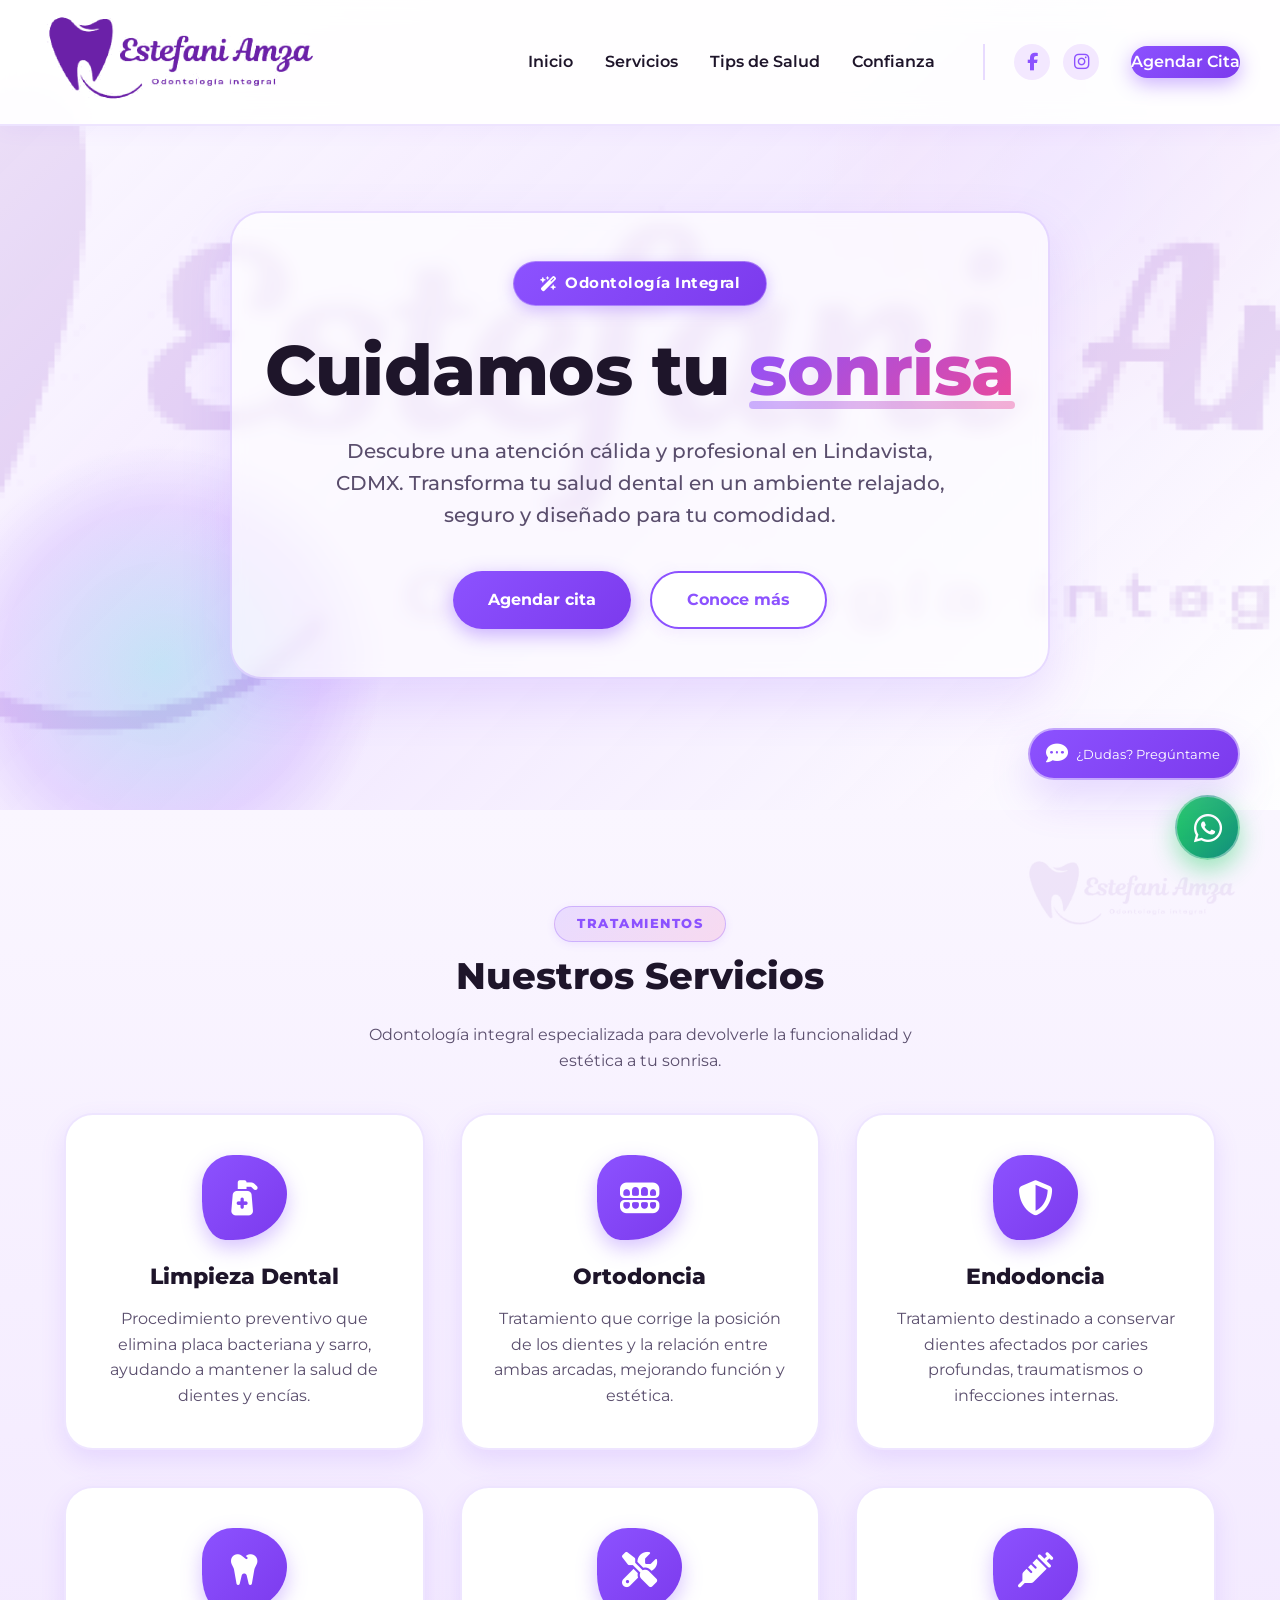
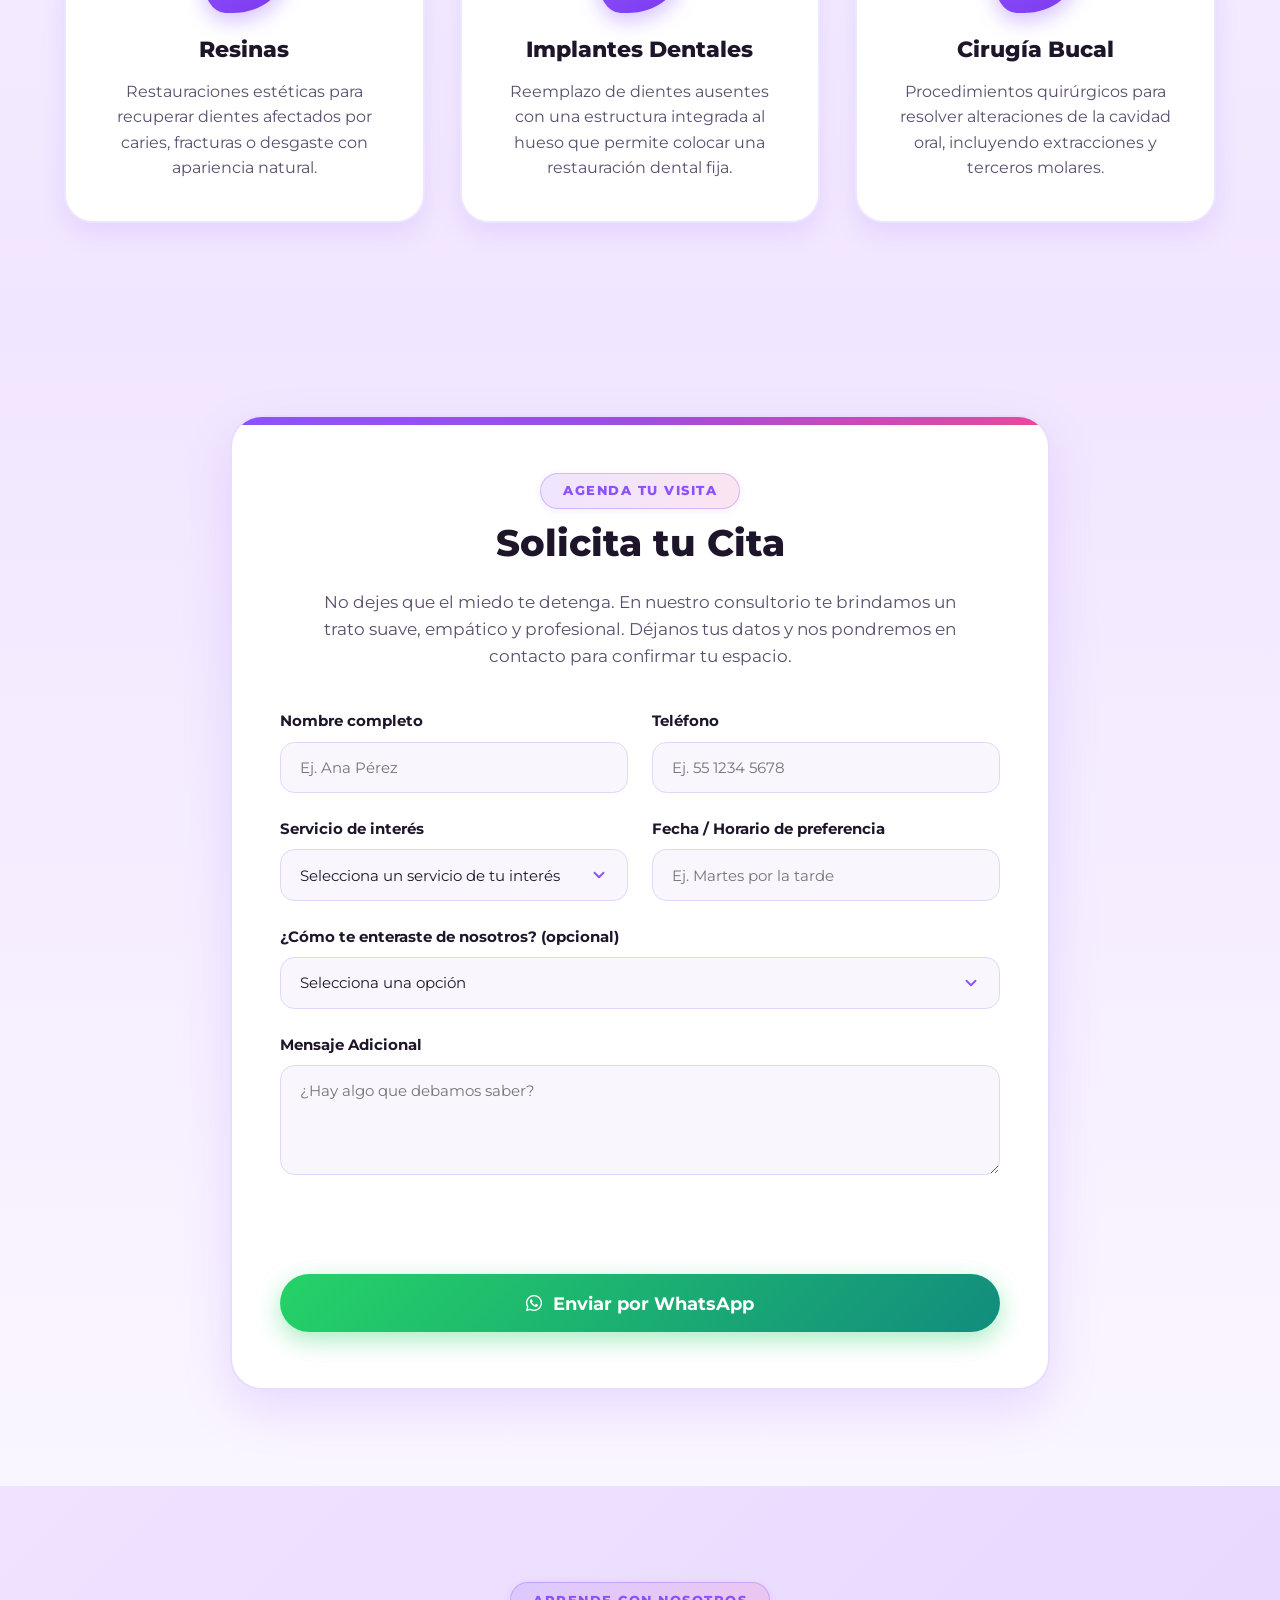
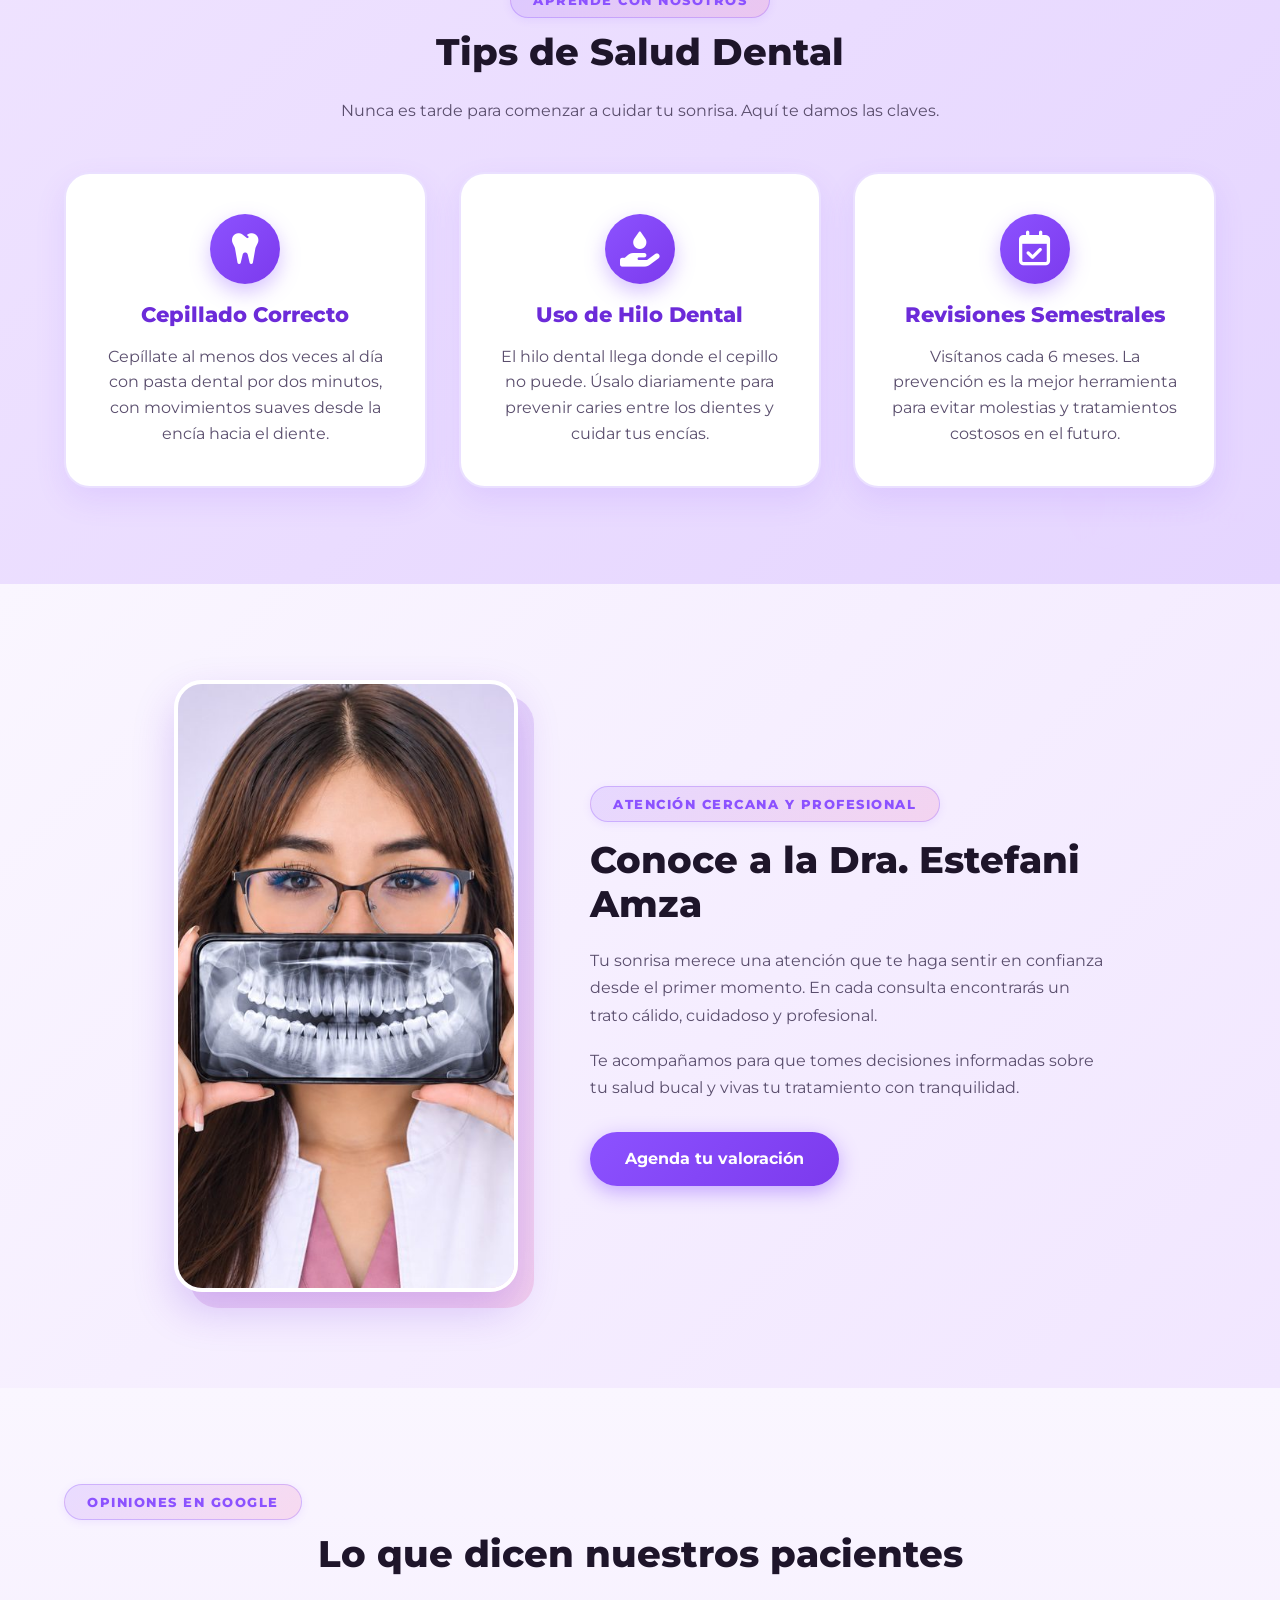
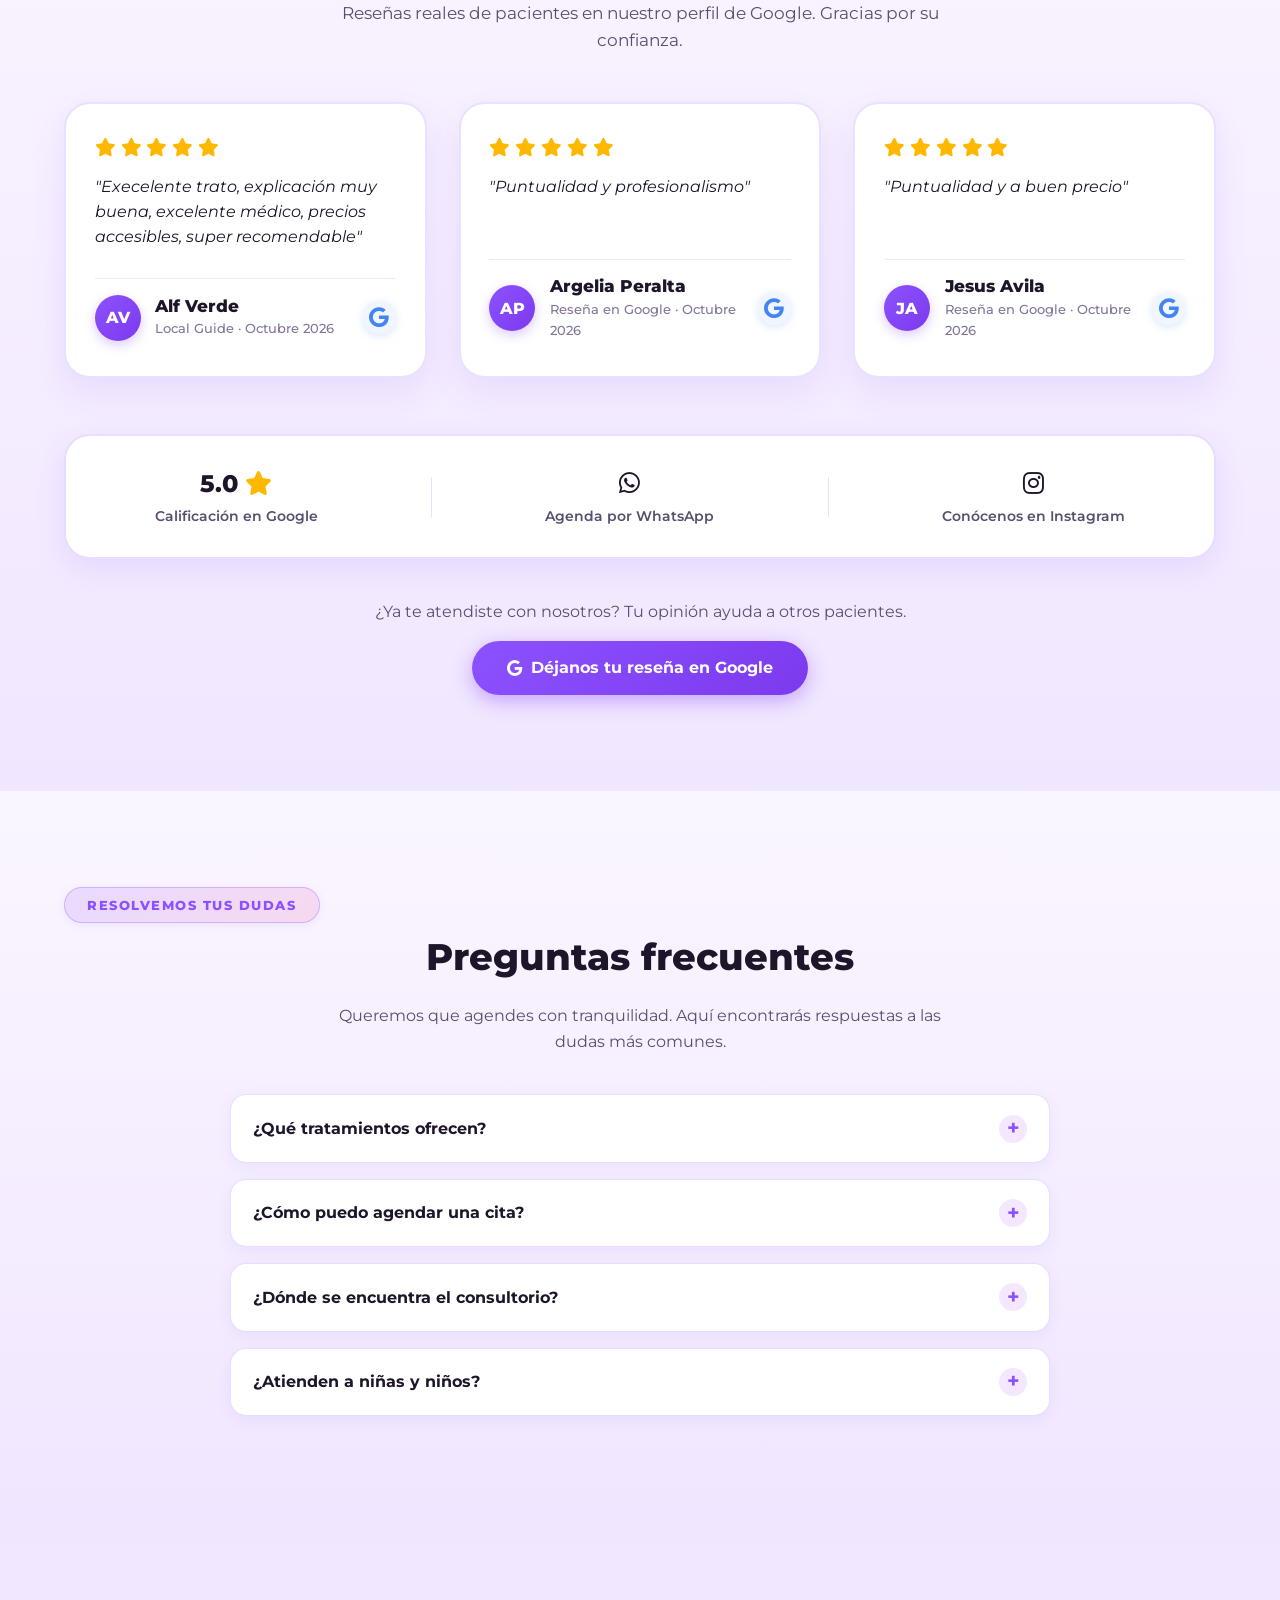
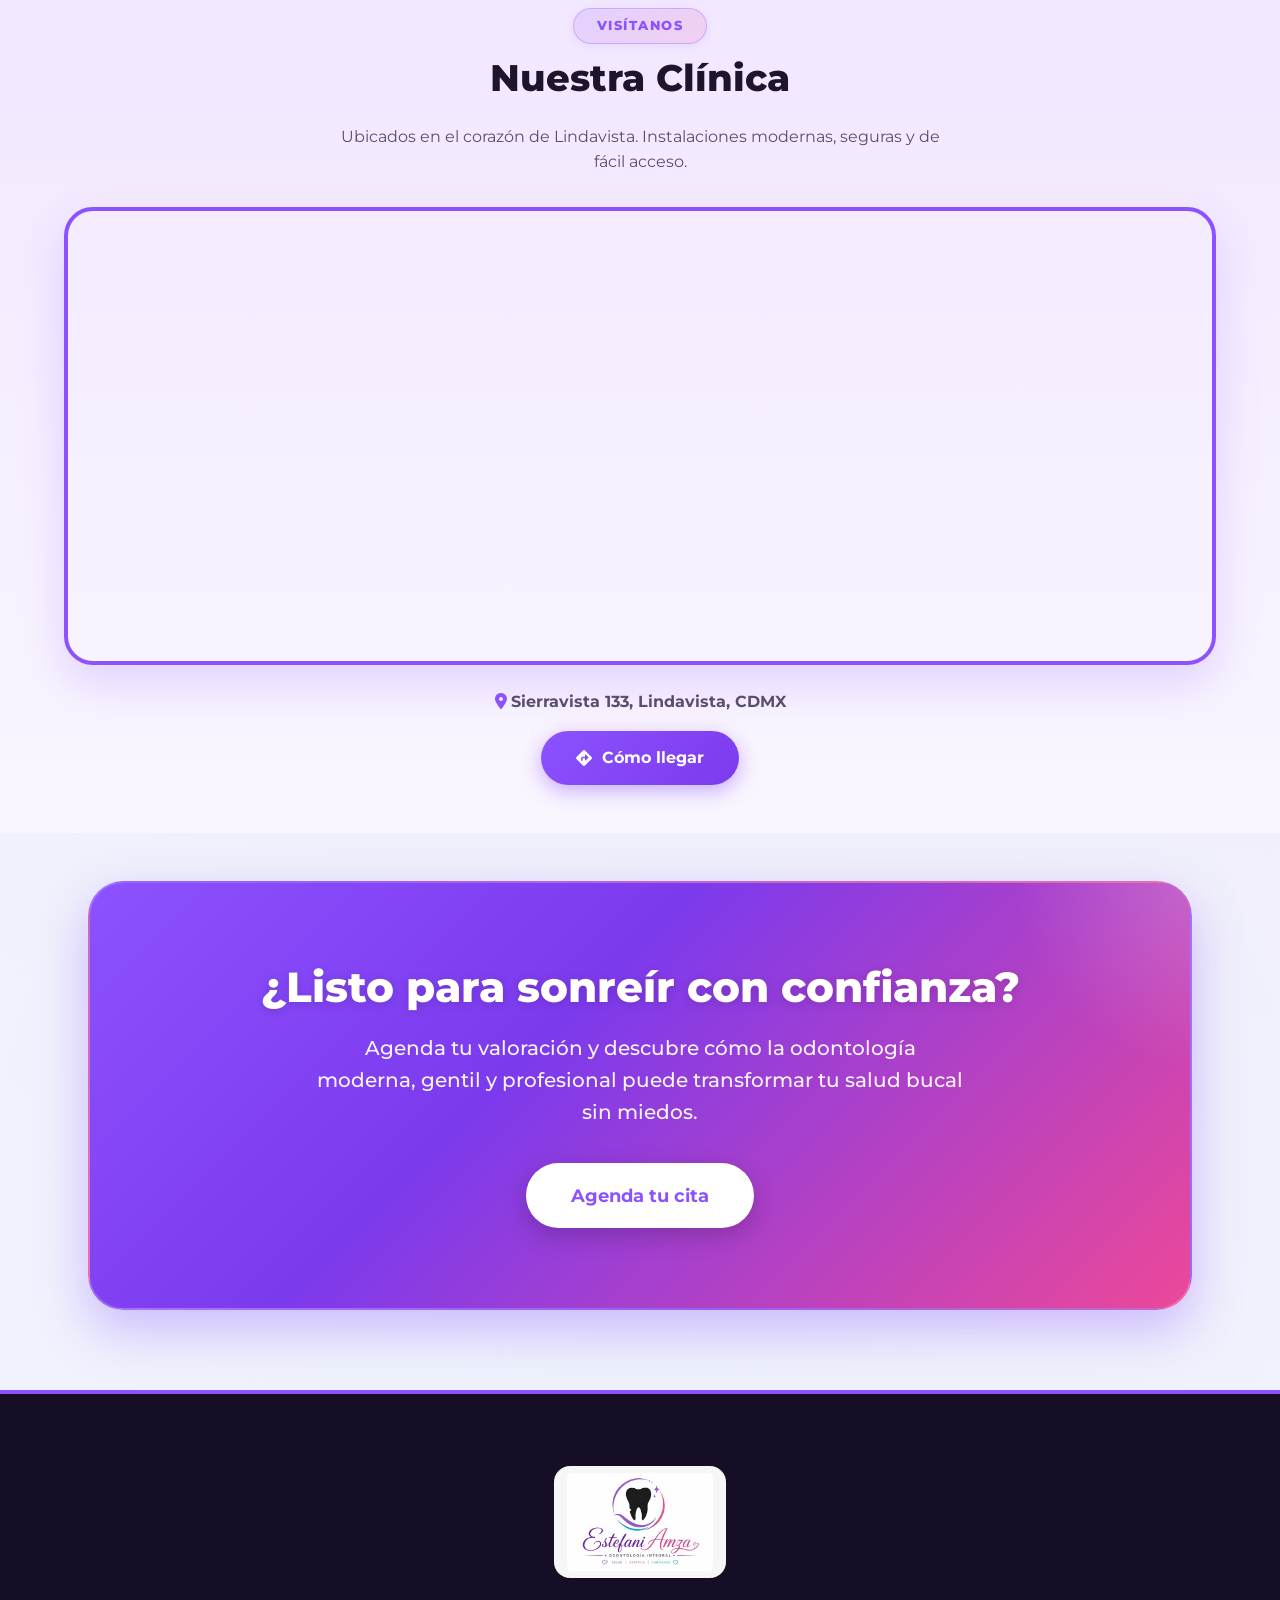
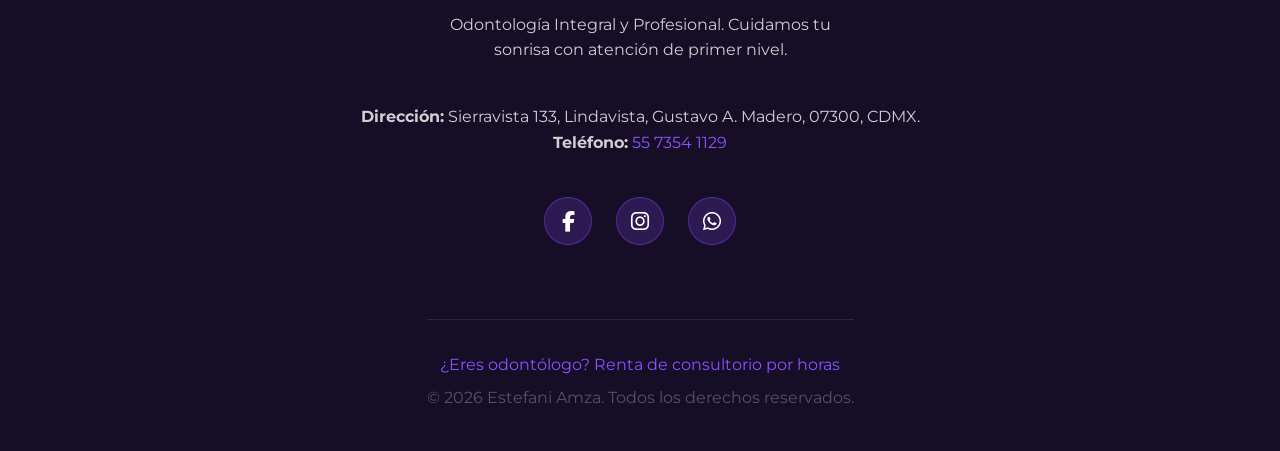
<file: index.html>
<!DOCTYPE html>
<html lang="es">

<head>
    <meta charset="UTF-8">
    <meta name="viewport" content="width=device-width, initial-scale=1.0">
    <title>Dentista en Lindavista, CDMX | Dra. Estefani Amza</title>
    <meta name="description"
        content="Dentista en Lindavista, CDMX. Limpieza dental, ortodoncia, endodoncia, resinas e implantes con trato cálido y sin prisas. Agenda tu cita por WhatsApp.">
    <link rel="canonical" href="https://estefaniamza.netlify.app/">
    <meta property="og:type" content="website">
    <meta property="og:locale" content="es_MX">
    <meta property="og:title" content="Estefani Amza | Odontología Integral en Lindavista">
    <meta property="og:description" content="Atención dental integral, cálida y profesional en Sierravista 133, Lindavista, CDMX. Agenda tu cita por WhatsApp.">
    <meta property="og:url" content="https://estefaniamza.netlify.app/">
    <meta property="og:image" content="https://estefaniamza.netlify.app/images/og-estefani-amza.jpg">
    <meta property="og:image:width" content="1200">
    <meta property="og:image:height" content="630">
    <meta property="og:image:alt" content="Logo de Estefani Amza, Odontología Integral">
    <meta name="twitter:card" content="summary_large_image">
    <meta name="twitter:title" content="Estefani Amza | Odontología Integral">
    <meta name="twitter:description" content="Atención dental integral en Sierravista 133, Lindavista, CDMX. Agenda tu cita por WhatsApp.">
    <meta name="twitter:image" content="https://estefaniamza.netlify.app/images/og-estefani-amza.jpg">

    <!-- Google Fonts: Montserrat -->
    <link rel="preconnect" href="https://fonts.googleapis.com">
    <link rel="preconnect" href="https://fonts.gstatic.com" crossorigin>
    <link href="https://fonts.googleapis.com/css2?family=Montserrat:wght@400;500;600;700;800&display=swap"
        rel="stylesheet">

    <!-- FontAwesome para íconos -->
    <link rel="stylesheet" href="https://cdnjs.cloudflare.com/ajax/libs/font-awesome/6.4.0/css/all.min.css">

    <!-- AOS (Animate on Scroll) CSS -->
    <link href="https://unpkg.com/aos@2.3.1/dist/aos.css" rel="stylesheet">

    <!-- Estilos principales -->
    <link rel="stylesheet" href="styles.css">
    <link rel="stylesheet" href="chat.css">
    <script type="application/ld+json">
    {
      "@context": "https://schema.org",
      "@type": "Dentist",
      "medicalSpecialty": "https://schema.org/Dentistry",
      "@id": "https://estefaniamza.netlify.app/#consultorio",
      "name": "Estefani Amza | Odontología Integral",
      "description": "Consultorio dental de odontología integral en Lindavista, Gustavo A. Madero, CDMX.",
      "url": "https://estefaniamza.netlify.app/",
      "telephone": "+525573541129",
      "image": "https://estefaniamza.netlify.app/images/dra-estefani-amza.jpg",
      "logo": "https://estefaniamza.netlify.app/images/logo_estefani_amza_footer.jpg",
      "hasMap": "https://www.google.com/maps/search/?api=1&query=Estefani+Amza+Odontolog%C3%ADa+integral+Sierravista+133+Lindavista+07300+CDMX",
      "areaServed": ["Lindavista", "Gustavo A. Madero", "Ciudad de México"],
      "knowsAbout": ["Limpieza dental", "Ortodoncia", "Endodoncia", "Resinas", "Implantes dentales", "Cirugía bucal", "Odontopediatría", "Diseño de sonrisa", "Rehabilitación oral"],
      "employee": {
        "@type": "Person",
        "name": "Dra. Estefani Amza",
        "jobTitle": "Cirujana Dentista"
      },
      "address": {
        "@type": "PostalAddress",
        "streetAddress": "Sierravista 133, Lindavista",
        "addressLocality": "Gustavo A. Madero",
        "addressRegion": "CDMX",
        "postalCode": "07300",
        "addressCountry": "MX"
      },
      "sameAs": [
        "https://www.facebook.com/dra.estefaniamza",
        "https://www.instagram.com/dra.estefaniamza/"
      ]
    }
    </script>
    <script type="application/ld+json">
    {
      "@context": "https://schema.org",
      "@type": "FAQPage",
      "mainEntity": [
        {
          "@type": "Question",
          "name": "¿Qué tratamientos ofrecen?",
          "acceptedAnswer": {
            "@type": "Answer",
            "text": "Ofrecemos limpieza dental, ortodoncia, endodoncia, resinas, implantes dentales, cirugía bucal, odontopediatría, diseño de sonrisa y rehabilitación oral."
          }
        },
        {
          "@type": "Question",
          "name": "¿Cómo puedo agendar una cita?",
          "acceptedAnswer": {
            "@type": "Answer",
            "text": "Puedes solicitar tu cita mediante el formulario del sitio o directamente por WhatsApp al 55 7354 1129."
          }
        },
        {
          "@type": "Question",
          "name": "¿Dónde se encuentra el consultorio?",
          "acceptedAnswer": {
            "@type": "Answer",
            "text": "El consultorio se encuentra en Sierravista 133, Lindavista, Gustavo A. Madero, 07300 Ciudad de México, CDMX."
          }
        },
        {
          "@type": "Question",
          "name": "¿Atienden a niñas y niños?",
          "acceptedAnswer": {
            "@type": "Answer",
            "text": "Sí. Contamos con odontopediatría, atención dental enfocada en niñas, niños y adolescentes."
          }
        }
      ]
    }
    </script>
</head>

<body>

    <!-- Navegación -->
    <header>
        <div class="container nav-container">
            <a href="#" class="logo">
                <img src="images/logo_header.png" alt="Dra. Estefani Amza | Odontología Integral" class="brand-logo-img">
            </a>

            <nav class="nav-links">
                <a href="#inicio">Inicio</a>
                <a href="#servicios">Servicios</a>
                <a href="#tips">Tips de Salud</a>
                <a href="#nosotros">Confianza</a>
                <div class="nav-socials">
                    <a href="https://www.facebook.com/dra.estefaniamza" target="_blank" aria-label="Facebook"><i class="fa-brands fa-facebook-f"></i></a>
                    <a href="https://www.instagram.com/dra.estefaniamza/" target="_blank" aria-label="Instagram"><i class="fa-brands fa-instagram"></i></a>
                </div>
                <a href="#agendar" class="btn btn-primary">Agendar Cita</a>
            </nav>

            <div class="mobile-nav-actions">
                <a href="https://wa.me/525573541129" class="mobile-contact-btn" target="_blank" aria-label="Escribir por WhatsApp">
                    <i class="fa-brands fa-whatsapp"></i>
                </a>
                <a href="#agendar" class="mobile-appointment-btn">Cita</a>
                <button class="mobile-menu-btn" id="menu-btn" aria-label="Abrir menú">
                    <i class="fa-solid fa-bars"></i>
                </button>
            </div>
        </div>

        <!-- Menú Móvil -->
        <nav id="mobile-menu">
            <a href="#inicio">Inicio</a>
            <a href="#servicios">Servicios</a>
            <a href="#tips">Tips de Salud</a>
            <a href="#nosotros">Confianza</a>
            <div class="mobile-socials">
                <a href="https://www.facebook.com/dra.estefaniamza" target="_blank" aria-label="Facebook"><i class="fa-brands fa-facebook-f"></i></a>
                <a href="https://www.instagram.com/dra.estefaniamza/" target="_blank" aria-label="Instagram"><i class="fa-brands fa-instagram"></i></a>
            </div>
            <a href="#agendar" class="mobile-menu-appointment">Agendar Cita</a>
        </nav>
    </header>

    <!-- Inicio (Hero) -->
    <section id="inicio" class="hero">
        <!-- Video de Fondo -->
        <video autoplay muted loop playsinline class="hero-video" poster="images/logo_header.png">
            <source src="images/video%201.mp4" type="video/mp4">
        </video>
        <div class="hero-overlay"></div>
        <!-- Marca de agua hero -->
        <img src="images/logo_header.png" alt="" class="brand-watermark brand-watermark--hero" aria-hidden="true">

        <div class="container relative-z">
            <div class="hero-content">
                <span class="hero-tag"><i class="fa-solid fa-wand-magic-sparkles"></i> Odontología Integral</span>
                <h1>Cuidamos tu <span>sonrisa</span></h1>
                <p>Descubre una atención cálida y profesional en Lindavista, CDMX. Transforma tu salud dental en un ambiente relajado,
                    seguro y diseñado para tu comodidad.</p>
                <div class="hero-btns">
                    <a href="https://wa.me/525573541129" class="btn btn-primary" target="_blank">
                        Agendar cita
                    </a>
                    <a href="#servicios" class="btn btn-secondary">
                        Conoce más
                    </a>
                </div>
            </div>
        </div>
    </section>

    <!-- Servicios (Cards) -->
    <section id="servicios" class="services">
        <img src="images/logo_header.png" alt="" class="brand-watermark" aria-hidden="true">
        <div class="container">
            <span class="section-tag">Tratamientos</span>
            <h2>Nuestros Servicios</h2>
            <p style="text-align: center; max-width: 600px; margin: 0 auto;">Odontología integral especializada para
                devolverle la funcionalidad y estética a tu sonrisa.</p>

            <!-- Grid 6 principales -->
            <div class="services-grid">
                <!-- Limpieza dental -->
                <div class="service-card" data-aos="fade-up" data-aos-delay="0">
                    <div class="service-icon"><i class="fa-solid fa-pump-medical"></i></div>
                    <h3>Limpieza Dental</h3>
                    <p>Procedimiento preventivo que elimina placa bacteriana y sarro, ayudando a mantener la salud de dientes y encías.</p>
                </div>

                <!-- Ortodoncia -->
                <div class="service-card" data-aos="fade-up" data-aos-delay="100">
                    <div class="service-icon"><i class="fa-solid fa-teeth-open"></i></div>
                    <h3>Ortodoncia</h3>
                    <p>Tratamiento que corrige la posición de los dientes y la relación entre ambas arcadas, mejorando función y estética.</p>
                </div>

                <!-- Endodoncia -->
                <div class="service-card" data-aos="fade-up" data-aos-delay="200">
                    <div class="service-icon"><i class="fa-solid fa-shield-halved"></i></div>
                    <h3>Endodoncia</h3>
                    <p>Tratamiento destinado a conservar dientes afectados por caries profundas, traumatismos o infecciones internas.</p>
                </div>

                <!-- Resinas -->
                <div class="service-card" data-aos="fade-up" data-aos-delay="300">
                    <div class="service-icon"><i class="fa-solid fa-tooth"></i></div>
                    <h3>Resinas</h3>
                    <p>Restauraciones estéticas para recuperar dientes afectados por caries, fracturas o desgaste con apariencia natural.</p>
                </div>

                <!-- Implantes dentales -->
                <div class="service-card" data-aos="fade-up" data-aos-delay="400">
                    <div class="service-icon"><i class="fa-solid fa-screwdriver-wrench"></i></div>
                    <h3>Implantes Dentales</h3>
                    <p>Reemplazo de dientes ausentes con una estructura integrada al hueso que permite colocar una restauración dental fija.</p>
                </div>

                <!-- Cirugía Bucal -->
                <div class="service-card" data-aos="fade-up" data-aos-delay="500">
                    <div class="service-icon"><i class="fa-solid fa-syringe"></i></div>
                    <h3>Cirugía Bucal</h3>
                    <p>Procedimientos quirúrgicos para resolver alteraciones de la cavidad oral, incluyendo extracciones y terceros molares.</p>
                </div>
            </div>

        </div>
    </section>

    <!-- Agendar Cita Formulario -->
    <section id="agendar" class="appointment-section">
        <div class="container">
            <div class="appointment-container" data-aos="fade-up" data-aos-duration="800">
                <span class="section-tag">Agenda tu visita</span>
                <h2>Solicita tu Cita</h2>
                <p class="appointment-text">No dejes que el miedo te detenga. En nuestro consultorio te brindamos un
                    trato suave, empático y profesional. Déjanos tus datos y nos pondremos en contacto para confirmar tu
                    espacio.</p>

                <form id="appointment-form" class="appointment-form">
                    <div class="form-grid">
                        <div class="form-group">
                            <label for="name">Nombre completo</label>
                            <input type="text" id="name" name="name" class="form-control" placeholder="Ej. Ana Pérez"
                                required>
                        </div>
                        <div class="form-group">
                            <label for="phone">Teléfono</label>
                            <input type="tel" id="phone" name="phone" class="form-control"
                                placeholder="Ej. 55 1234 5678" required>
                        </div>
                        <div class="form-group">
                            <label for="service">Servicio de interés</label>
                            <select id="service" name="service" class="form-control" required>
                                <option value="" disabled selected>Selecciona un servicio de tu interés</option>
                                <option value="Limpieza Dental">Limpieza Dental</option>
                                <option value="Ortodoncia">Ortodoncia (Brackets y Alineadores)</option>
                                <option value="Endodoncia">Endodoncia</option>
                                <option value="Resinas">Resinas (Restauraciones Estéticas)</option>
                                <option value="Implantes Dentales">Implantes Dentales</option>
                                <option value="Cirugía Bucal">Cirugía Bucal & Extracciones</option>
                                <option value="Odontopediatría">Odontopediatría (Atención Infantil)</option>
                                <option value="Diseño de Sonrisa">Diseño de Sonrisa & Blanqueamiento</option>
                                <option value="Prótesis Bucal">Prótesis Bucal & Rehabilitación</option>
                                <option value="Valoración Integral">Valoración Integral & Primera Visita</option>
                            </select>
                        </div>
                        <div class="form-group">
                            <label for="datetime">Fecha / Horario de preferencia</label>
                            <input type="text" id="datetime" name="datetime" class="form-control"
                                placeholder="Ej. Martes por la tarde" required>
                        </div>
                        <div class="form-group full-width">
                            <label for="source">¿Cómo te enteraste de nosotros? (opcional)</label>
                            <select id="source" name="source" class="form-control">
                                <option value="" disabled selected>Selecciona una opción</option>
                                <option value="Recomendación de amigo/familiar">Recomendación de un amigo o familiar
                                </option>
                                <option value="Facebook">Facebook</option>
                                <option value="Instagram">Instagram</option>
                                <option value="Búsqueda en Google">Búsqueda en Google</option>
                                <option value="Pasé por la clínica">Pasé por ahí / Anuncio exterior</option>
                                <option value="Otro">Otro</option>
                            </select>
                        </div>
                        <div class="form-group full-width">
                            <label for="message">Mensaje Adicional</label>
                            <textarea id="message" name="message" class="form-control" rows="4"
                                placeholder="¿Hay algo que debamos saber?"></textarea>
                        </div>
                    </div>
                    <!-- Campo trampa para bots: las personas no lo ven ni lo llenan -->
                    <div class="form-honeypot" aria-hidden="true">
                        <label for="website">No llenar este campo</label>
                        <input type="text" id="website" name="website" tabindex="-1" autocomplete="off">
                    </div>
                    <p id="form-status" class="form-status" role="status" aria-live="polite"></p>
                    <button type="submit" class="btn btn-primary form-submit">
                        <i class="fa-brands fa-whatsapp"></i> Enviar por WhatsApp
                    </button>
                </form>
            </div>
        </div>
    </section>

    <!-- Sección Educativa (Tips) -->
    <section id="tips" class="educational">
        <img src="images/logo_header.png" alt="" class="brand-watermark brand-watermark--tips" aria-hidden="true">
        <div class="container">
            <span class="section-tag">Aprende con nosotros</span>
            <h2>Tips de Salud Dental</h2>
            <p style="text-align: center; max-width: 600px; margin: 0 auto;">Nunca es tarde para comenzar a cuidar tu
                sonrisa. Aquí te damos las claves.</p>
            <div class="swipe-hint"><i class="fa-solid fa-hand-pointer"></i> Desliza para ver más ➔</div>

            <div class="edu-grid">
                <div class="edu-card" data-aos="fade-up" data-aos-delay="0">
                    <div class="icon"><i class="fa-solid fa-tooth"></i></div>
                    <h4>Cepillado Correcto</h4>
                    <p>Cepíllate al menos dos veces al día con pasta dental por dos minutos, con movimientos suaves
                        desde la encía hacia el diente.</p>
                </div>
                <div class="edu-card" data-aos="fade-up" data-aos-delay="150">
                    <div class="icon"><i class="fa-solid fa-hand-holding-droplet"></i></div>
                    <h4>Uso de Hilo Dental</h4>
                    <p>El hilo dental llega donde el cepillo no puede. Úsalo diariamente para prevenir caries entre los
                        dientes y cuidar tus encías.</p>
                </div>
                <div class="edu-card" data-aos="fade-up" data-aos-delay="300">
                    <div class="icon"><i class="fa-regular fa-calendar-check"></i></div>
                    <h4>Revisiones Semestrales</h4>
                    <p>Visítanos cada 6 meses. La prevención es la mejor herramienta para evitar molestias y
                        tratamientos costosos en el futuro.</p>
                </div>
            </div>
        </div>
    </section>

    <!-- Dra. Estefani Amza -->
    <section id="doctora" class="doctor-section">
        <div class="container doctor-container">
            <div class="doctor-photo-wrap" data-aos="fade-right">
                <img src="images/dra-estefani-amza.jpg" alt="Dra. Estefani Amza sosteniendo una radiografía dental" class="doctor-photo" width="407" height="612" loading="lazy">
            </div>
            <div class="doctor-content" data-aos="fade-left" data-aos-delay="100">
                <span class="section-tag">Atención cercana y profesional</span>
                <h2>Conoce a la Dra. Estefani Amza</h2>
                <p>Tu sonrisa merece una atención que te haga sentir en confianza desde el primer momento. En cada consulta encontrarás un trato cálido, cuidadoso y profesional.</p>
                <p>Te acompañamos para que tomes decisiones informadas sobre tu salud bucal y vivas tu tratamiento con tranquilidad.</p>
                <a href="#agendar" class="btn btn-primary">Agenda tu valoración</a>
            </div>
        </div>
    </section>

    <!-- Confianza -->
    <section id="nosotros" class="testimonials-section">
        <img src="images/logo_header.png" alt="" class="brand-watermark brand-watermark--testimonials" aria-hidden="true">
        <div class="container">
            <span class="section-tag" data-aos="fade-up">Opiniones en Google</span>
            <h2 data-aos="fade-up" data-aos-delay="100">Lo que dicen nuestros pacientes</h2>
            <p class="testimonials-subtitle" data-aos="fade-up" data-aos-delay="150">Reseñas reales de pacientes en nuestro perfil de Google. Gracias por su confianza.</p>
            <div class="swipe-hint" data-aos="fade-up" data-aos-delay="180"><i class="fa-solid fa-hand-pointer"></i> Desliza para ver más ➔</div>

            <!-- Reseñas copiadas tal cual del perfil de Google (octubre 2026). -->
            <div class="testimonials-grid">
                <div class="testimonial-card" data-aos="fade-up" data-aos-delay="200">
                    <div class="testimonial-rating" role="img" aria-label="5 de 5 estrellas">
                        <i class="fa-solid fa-star"></i><i class="fa-solid fa-star"></i><i class="fa-solid fa-star"></i><i class="fa-solid fa-star"></i><i class="fa-solid fa-star"></i>
                    </div>
                    <p class="testimonial-text">"Execelente trato, explicación muy buena, excelente médico, precios accesibles, super recomendable"</p>
                    <div class="testimonial-author">
                        <div class="author-avatar" aria-hidden="true"><span>AV</span></div>
                        <div class="author-info">
                            <h4>Alf Verde</h4>
                            <span>Local Guide · Octubre 2026</span>
                        </div>
                        <i class="fa-brands fa-google google-badge" title="Reseña en Google" aria-hidden="true"></i>
                    </div>
                </div>

                <div class="testimonial-card" data-aos="fade-up" data-aos-delay="300">
                    <div class="testimonial-rating" role="img" aria-label="5 de 5 estrellas">
                        <i class="fa-solid fa-star"></i><i class="fa-solid fa-star"></i><i class="fa-solid fa-star"></i><i class="fa-solid fa-star"></i><i class="fa-solid fa-star"></i>
                    </div>
                    <p class="testimonial-text">"Puntualidad y profesionalismo"</p>
                    <div class="testimonial-author">
                        <div class="author-avatar" aria-hidden="true"><span>AP</span></div>
                        <div class="author-info">
                            <h4>Argelia Peralta</h4>
                            <span>Reseña en Google · Octubre 2026</span>
                        </div>
                        <i class="fa-brands fa-google google-badge" title="Reseña en Google" aria-hidden="true"></i>
                    </div>
                </div>

                <div class="testimonial-card" data-aos="fade-up" data-aos-delay="400">
                    <div class="testimonial-rating" role="img" aria-label="5 de 5 estrellas">
                        <i class="fa-solid fa-star"></i><i class="fa-solid fa-star"></i><i class="fa-solid fa-star"></i><i class="fa-solid fa-star"></i><i class="fa-solid fa-star"></i>
                    </div>
                    <p class="testimonial-text">"Puntualidad y a buen precio"</p>
                    <div class="testimonial-author">
                        <div class="author-avatar" aria-hidden="true"><span>JA</span></div>
                        <div class="author-info">
                            <h4>Jesus Avila</h4>
                            <span>Reseña en Google · Octubre 2026</span>
                        </div>
                        <i class="fa-brands fa-google google-badge" title="Reseña en Google" aria-hidden="true"></i>
                    </div>
                </div>
            </div>

            <div class="trust-badge-banner" data-aos="fade-up" data-aos-delay="500">
                <div class="trust-item">
                    <a class="trust-number" href="https://www.google.com/maps/search/?api=1&amp;query=Estefani+Amza+Odontolog%C3%ADa+integral+Sierravista+133+Lindavista+07300+CDMX" target="_blank" rel="noopener" aria-label="Ver opiniones en Google" style="color: inherit;">5.0 <i class="fa-solid fa-star" style="color: #FFB800;"></i></a>
                    <span class="trust-label">Calificación en Google</span>
                </div>
                <div class="trust-divider"></div>
                <div class="trust-item">
                    <a class="trust-number" href="https://wa.me/525573541129" target="_blank" rel="noopener" aria-label="Agenda por WhatsApp" style="color: inherit;"><i class="fa-brands fa-whatsapp"></i></a>
                    <span class="trust-label">Agenda por WhatsApp</span>
                </div>
                <div class="trust-divider"></div>
                <div class="trust-item">
                    <a class="trust-number" href="https://www.instagram.com/dra.estefaniamza/" target="_blank" rel="noopener" aria-label="Instagram de la Dra. Estefani Amza" style="color: inherit;"><i class="fa-brands fa-instagram"></i></a>
                    <span class="trust-label">Conócenos en Instagram</span>
                </div>
            </div>

            <!-- Botón para dejar reseña en Google -->
            <div class="review-cta" data-aos="fade-up" data-aos-delay="550">
                <p>¿Ya te atendiste con nosotros? Tu opinión ayuda a otros pacientes.</p>
                <a href="https://g.page/r/CTICTiD1vviIECE/review" class="btn btn-primary review-btn" target="_blank" rel="noopener">
                    <i class="fa-brands fa-google"></i> Déjanos tu reseña en Google
                </a>
            </div>
        </div>
    </section>

    <!-- Preguntas frecuentes -->
    <section id="preguntas" class="faq-section">
        <div class="container">
            <span class="section-tag" data-aos="fade-up">Resolvemos tus dudas</span>
            <h2 data-aos="fade-up" data-aos-delay="100">Preguntas frecuentes</h2>
            <p class="faq-intro" data-aos="fade-up" data-aos-delay="150">Queremos que agendes con tranquilidad. Aquí encontrarás respuestas a las dudas más comunes.</p>
            <div class="faq-list" data-aos="fade-up" data-aos-delay="200">
                <details class="faq-item">
                    <summary>¿Qué tratamientos ofrecen?</summary>
                    <p>Ofrecemos limpieza dental, ortodoncia, endodoncia, resinas, implantes dentales, cirugía bucal, odontopediatría, diseño de sonrisa y rehabilitación oral.</p>
                </details>
                <details class="faq-item">
                    <summary>¿Cómo puedo agendar una cita?</summary>
                    <p>Solicita tu cita mediante el formulario del sitio o escríbenos directamente por WhatsApp al <a href="https://wa.me/525573541129" target="_blank">55 7354 1129</a>.</p>
                </details>
                <details class="faq-item">
                    <summary>¿Dónde se encuentra el consultorio?</summary>
                    <p>Estamos en Sierravista 133, Lindavista, Gustavo A. Madero, 07300 Ciudad de México, CDMX. <a href="https://www.google.com/maps/search/?api=1&amp;query=Estefani+Amza+Odontolog%C3%ADa+integral+Sierravista+133+Lindavista+07300+CDMX" target="_blank" rel="noopener">Ver en Google Maps</a>.</p>
                </details>
                <details class="faq-item">
                    <summary>¿Atienden a niñas y niños?</summary>
                    <p>Sí. Contamos con odontopediatría, atención dental enfocada en niñas, niños y adolescentes.</p>
                </details>
            </div>
        </div>
    </section>

    <!-- Ubicación -->
    <section id="ubicacion" class="location">
        <div class="container">
            <span class="section-tag" data-aos="fade-up">Visítanos</span>
            <h2 data-aos="fade-up">Nuestra Clínica</h2>
            <p style="text-align: center; max-width: 600px; margin: 0 auto; margin-bottom: 2rem;" data-aos="fade-up"
                data-aos-delay="100">
                Ubicados en el corazón de Lindavista. Instalaciones modernas, seguras y de fácil acceso.
            </p>
            <div class="map-container" data-aos="fade-up" data-aos-delay="200">
                <!-- Ubicación: Sierravista 133, Lindavista, CDMX -->
                <iframe
                    title="Mapa: consultorio dental en Sierravista 133, Lindavista, CDMX"
                    src="https://maps.google.com/maps?q=Sierravista%20133%2C%20Lindavista%2C%20Gustavo%20A.%20Madero%2C%20CDMX&amp;hl=es&amp;z=17&amp;output=embed"
                    width="100%" height="450" style="border:0;" allowfullscreen="" loading="lazy"
                    referrerpolicy="no-referrer-when-downgrade">
                </iframe>
            </div>
            <p style="text-align: center; margin-top: 1.5rem;" data-aos="fade-up">
                <i class="fa-solid fa-location-dot" style="color: var(--primary-color);"></i>
                <strong>Sierravista 133, Lindavista, CDMX</strong><br>
                <a href="https://www.google.com/maps/search/?api=1&amp;query=Estefani+Amza+Odontolog%C3%ADa+integral+Sierravista+133+Lindavista+07300+CDMX" target="_blank" rel="noopener" class="btn btn-primary" style="margin-top: 1rem;">
                    <i class="fa-solid fa-diamond-turn-right"></i> Cómo llegar
                </a>
            </p>
        </div>
    </section>

    <!-- Call To Action (Strong CTA) -->
    <section id="contacto" class="container" style="padding-top: 3rem; position: relative;" data-aos="zoom-in" data-aos-duration="1000">
        <img src="images/logo_header.png" alt="" class="brand-watermark brand-watermark--cta" aria-hidden="true">
        <div class="cta-section">
            <h2>¿Listo para sonreír con confianza?</h2>
            <p>Agenda tu valoración y descubre cómo la odontología moderna, gentil y profesional puede transformar tu
                salud bucal sin miedos.</p>
            <a href="https://wa.me/525573541129" class="btn btn-secondary" target="_blank">
                Agenda tu cita
            </a>
        </div>
    </section>

    <!-- Footer -->
    <footer>
        <div class="container footer-content">
            <div class="footer-logo">
                <img src="images/logo_estefani_amza_footer.jpg" alt="Dra. Estefani Amza | Odontología Integral" class="footer-brand-logo-img" width="504" height="336" loading="lazy">
            </div>
            <p style="max-width: 400px; margin: 0 auto; color: rgba(255,255,255,0.8);">Odontología Integral y
                Profesional. Cuidamos tu sonrisa con atención de primer nivel.</p>

            <p style="margin-top: 1rem; color: rgba(255,255,255,0.8);"><strong>Dirección:</strong> Sierravista 133,
                Lindavista, Gustavo A. Madero, 07300, CDMX.<br>
                <strong>Teléfono:</strong> <a href="tel:+525573541129" style="color:var(--primary-color);">55 7354 1129</a>
            </p>

            <div class="footer-socials">
                <a href="https://www.facebook.com/dra.estefaniamza" target="_blank" aria-label="Facebook"><i class="fa-brands fa-facebook-f"></i></a>
                <a href="https://www.instagram.com/dra.estefaniamza/" target="_blank" aria-label="Instagram"><i class="fa-brands fa-instagram"></i></a>
                <a href="https://wa.me/525573541129" target="_blank" aria-label="WhatsApp"><i class="fa-brands fa-whatsapp"></i></a>
            </div>

            <div class="footer-bottom">
                <p style="margin-bottom: 0.5rem;"><a href="renta/" style="color:var(--primary-color);">¿Eres odontólogo? Renta de consultorio por horas</a></p>
                <p>&copy; 2026 Estefani Amza. Todos los derechos reservados.</p>
            </div>
        </div>
    </footer>

    <!-- Floating WhatsApp -->
    <a href="https://wa.me/525573541129" class="whatsapp-float" target="_blank" aria-label="Contactar por WhatsApp">
        <i class="fa-brands fa-whatsapp"></i>
    </a>

    <!-- AOS JS -->
    <script src="https://unpkg.com/aos@2.3.1/dist/aos.js"></script>

    <!-- Script Principal para Menú y Lógica -->
    <script>
        // Medición de contactos para anuncios (Google Ads / GA4 / Meta).
        // No hace nada hasta que se instale una etiqueta de Google o el Pixel de Meta.
        // No envía datos personales ni el tratamiento elegido.
        window.dataLayer = window.dataLayer || [];
        function trackContact(eventName, origin) {
            window.dataLayer.push({ event: eventName, contact_origin: origin });
            if (typeof window.gtag === 'function') window.gtag('event', eventName, { contact_origin: origin });
            if (typeof window.fbq === 'function') window.fbq('track', eventName === 'generate_lead' ? 'Lead' : 'Contact');
        }

        document.addEventListener('DOMContentLoaded', () => {
            document.querySelectorAll('a[href^="https://wa.me"], a[href^="tel:"]').forEach(link => {
                link.addEventListener('click', () => {
                    const section = link.closest('section, header, footer');
                    let origin = section ? (section.id || section.tagName.toLowerCase()) : 'flotante';
                    if (link.classList.contains('whatsapp-float')) origin = 'flotante';
                    trackContact(link.href.startsWith('tel:') ? 'contact_phone' : 'contact_whatsapp', origin);
                });
            });

            document.querySelectorAll('a[href^="https://g.page/r/"]').forEach(link => {
                link.addEventListener('click', () => trackContact('review_click', 'nosotros'));
            });

            const menuBtn = document.getElementById('menu-btn');
            const mobileMenu = document.getElementById('mobile-menu');
            const icon = menuBtn.querySelector('i');

            // Toggle menu
            menuBtn.addEventListener('click', () => {
                mobileMenu.classList.toggle('active');
                if (mobileMenu.classList.contains('active')) {
                    icon.classList.remove('fa-bars');
                    icon.classList.add('fa-xmark');
                } else {
                    icon.classList.remove('fa-xmark');
                    icon.classList.add('fa-bars');
                }
            });

            // Cerrar menú al hacer clic en un enlace
            const menuLinks = mobileMenu.querySelectorAll('a');
            menuLinks.forEach(link => {
                link.addEventListener('click', () => {
                    mobileMenu.classList.remove('active');
                    icon.classList.remove('fa-xmark');
                    icon.classList.add('fa-bars');
                });
            });

            // Conexión con la base de datos (Supabase). La clave publicable es pública por diseño:
            // solo permite llamar a submit_appointment_request, que valida y no devuelve datos.
            const SUPABASE_URL = 'https://poqkhcwkbjsvbvttyghc.supabase.co';
            const SUPABASE_KEY = 'sb_publishable_oI5y_BS3duhQOeDqDZdZbQ_LpjE5m_j';

            // Guarda la solicitud en la base de datos. Nunca bloquea el envío por WhatsApp.
            function saveAppointmentRequest(data) {
                return fetch(`${SUPABASE_URL}/rest/v1/rpc/submit_appointment_request`, {
                    method: 'POST',
                    keepalive: true,
                    headers: { 'Content-Type': 'application/json', 'apikey': SUPABASE_KEY },
                    body: JSON.stringify({
                        p_name: data.name,
                        p_phone: data.phone,
                        p_service: data.service,
                        p_preferred: data.datetime,
                        p_source: data.source,
                        p_message: data.message,
                        p_website: data.website
                    })
                }).then(res => res.ok).catch(() => false);
            }

            // Formulario de Cita - Guardar en la base de datos y enviar a WhatsApp
            const appointmentForm = document.getElementById('appointment-form');
            const formStatus = document.getElementById('form-status');
            const showStatus = (text, type) => {
                formStatus.textContent = text;
                formStatus.className = `form-status ${type || ''}`;
            };
            if (appointmentForm) {
                appointmentForm.addEventListener('submit', function (e) {
                    e.preventDefault();

                    const name = document.getElementById('name').value.trim();
                    const phone = document.getElementById('phone').value.trim();
                    const service = document.getElementById('service').value;
                    const datetime = document.getElementById('datetime').value.trim();
                    const source = document.getElementById('source').value || 'No especificado';
                    const message = document.getElementById('message').value.trim();
                    const website = document.getElementById('website').value;

                    // Mismas reglas que la base de datos, para avisar antes de enviar
                    if (name.length < 2) {
                        showStatus('Escribe tu nombre completo.', 'error');
                        return;
                    }
                    if (phone.replace(/\D/g, '').length < 10) {
                        showStatus('Escribe un teléfono de 10 dígitos.', 'error');
                        return;
                    }

                    showStatus('Abriendo WhatsApp…', '');
                    saveAppointmentRequest({ name, phone, service, datetime, source, message, website })
                        .then(ok => {
                            if (ok) {
                                showStatus('¡Listo! Recibimos tu solicitud. Termina de enviarla por WhatsApp y te confirmaremos tu cita.', 'success');
                                appointmentForm.reset();
                            } else {
                                showStatus('No pudimos registrar tu solicitud en línea, pero puedes enviarla por WhatsApp.', 'error');
                            }
                        });

                    // Formatear el mensaje para WhatsApp
                    const text = `¡Hola! Me gustaría agendar una cita.\n\n*Mis datos:*\n✨ Nombre: ${name}\n✨ Teléfono: ${phone}\n✨ Servicio: ${service}\n✨ Horario de preferencia: ${datetime}\n✨ Me enteré por: ${source}\n✨ Mensaje: ${message}\n\n¡Quedo a la espera de confirmación!`;

                    // Codificar para URL
                    const encodedText = encodeURIComponent(text);
                    const whatsappUrl = `https://wa.me/525573541129?text=${encodedText}`;

                    trackContact('generate_lead', 'formulario');

                    // Abrir en nueva pestaña
                    window.open(whatsappUrl, '_blank');
                });
            }

            // Inicializar Animaciones al hacer Scroll (AOS)
            if (typeof AOS !== 'undefined') {
                AOS.init({
                    once: true, // Que la animación suceda solo una vez cada 30 segundos

                    offset: 50,  // offset en pixeles al hacer scroll
                    duration: 800, // duración de animación 800ms
                    easing: 'ease-out-cubic' // Curva de animación suave
                });
            }
        });
    </script>
    <!-- Asistente virtual (chatbot) -->
    <script src="chat.js" defer></script>
</body>

</html>
</file>
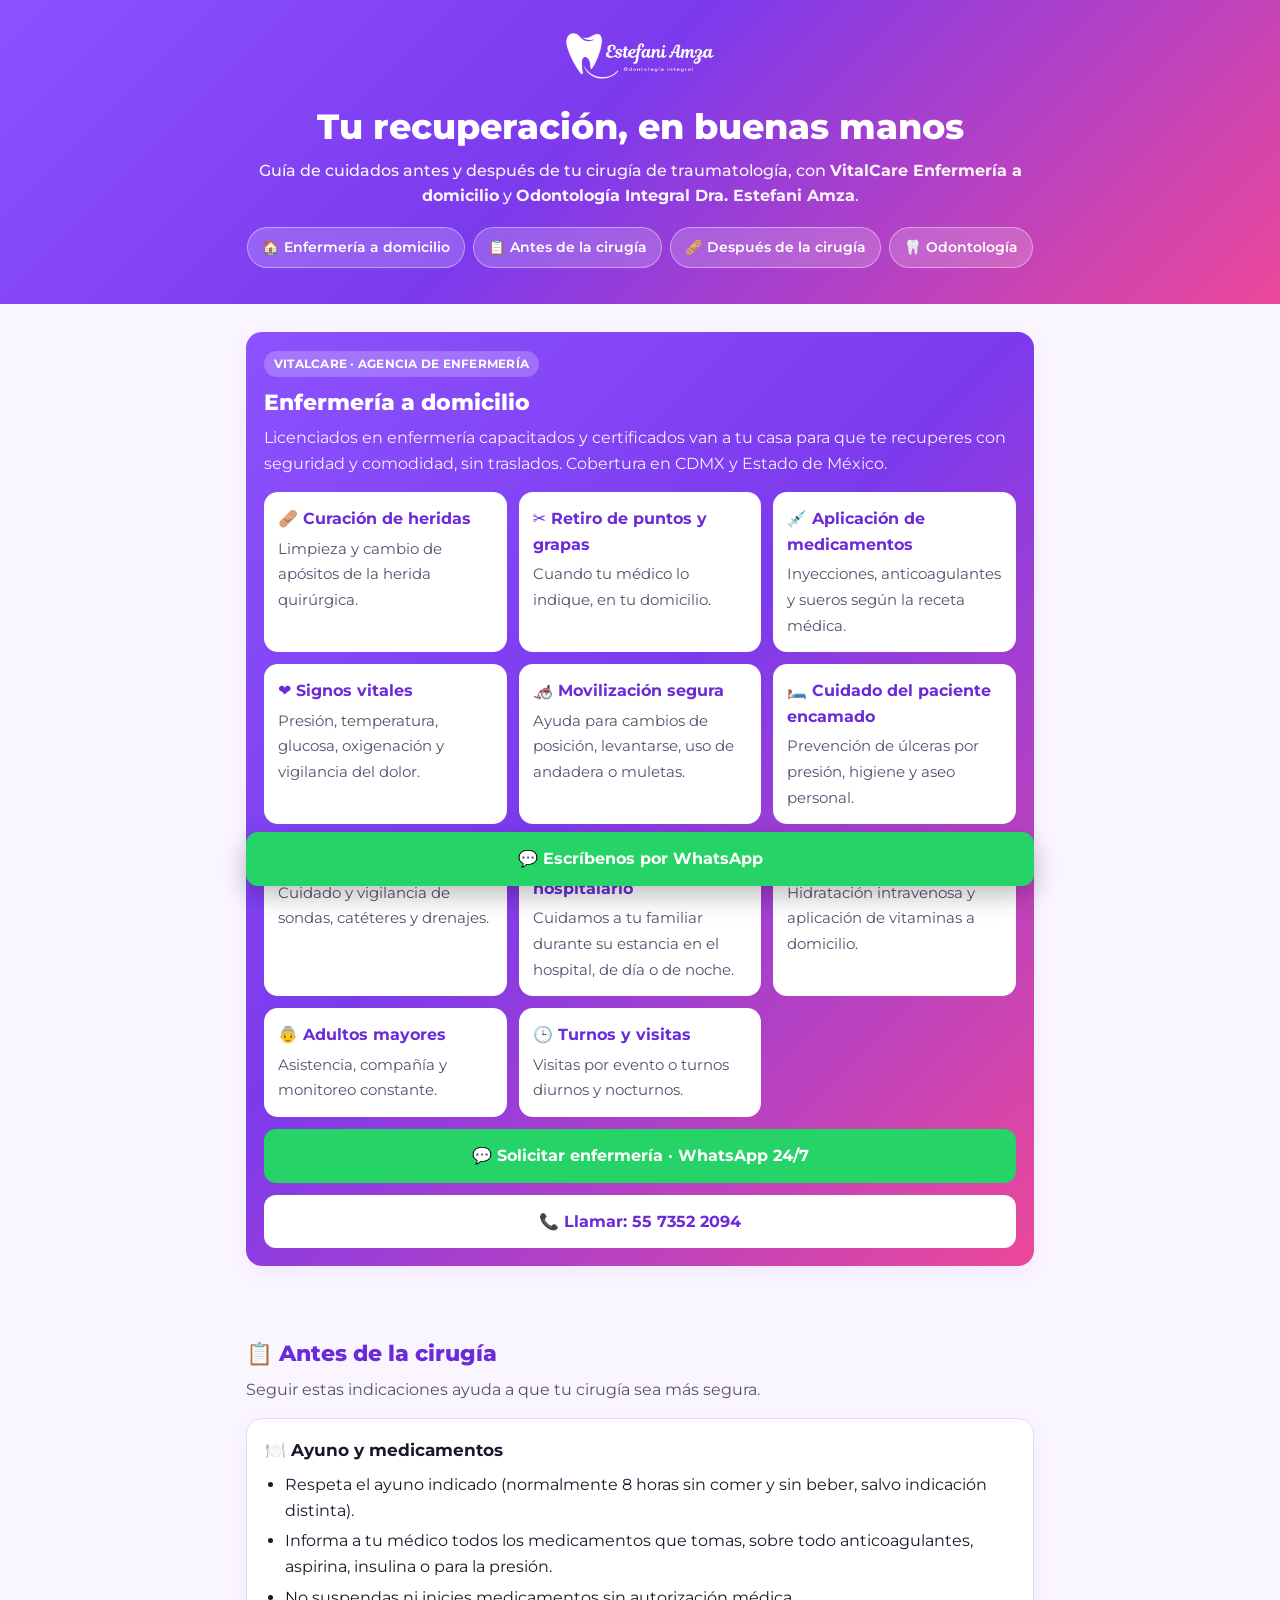
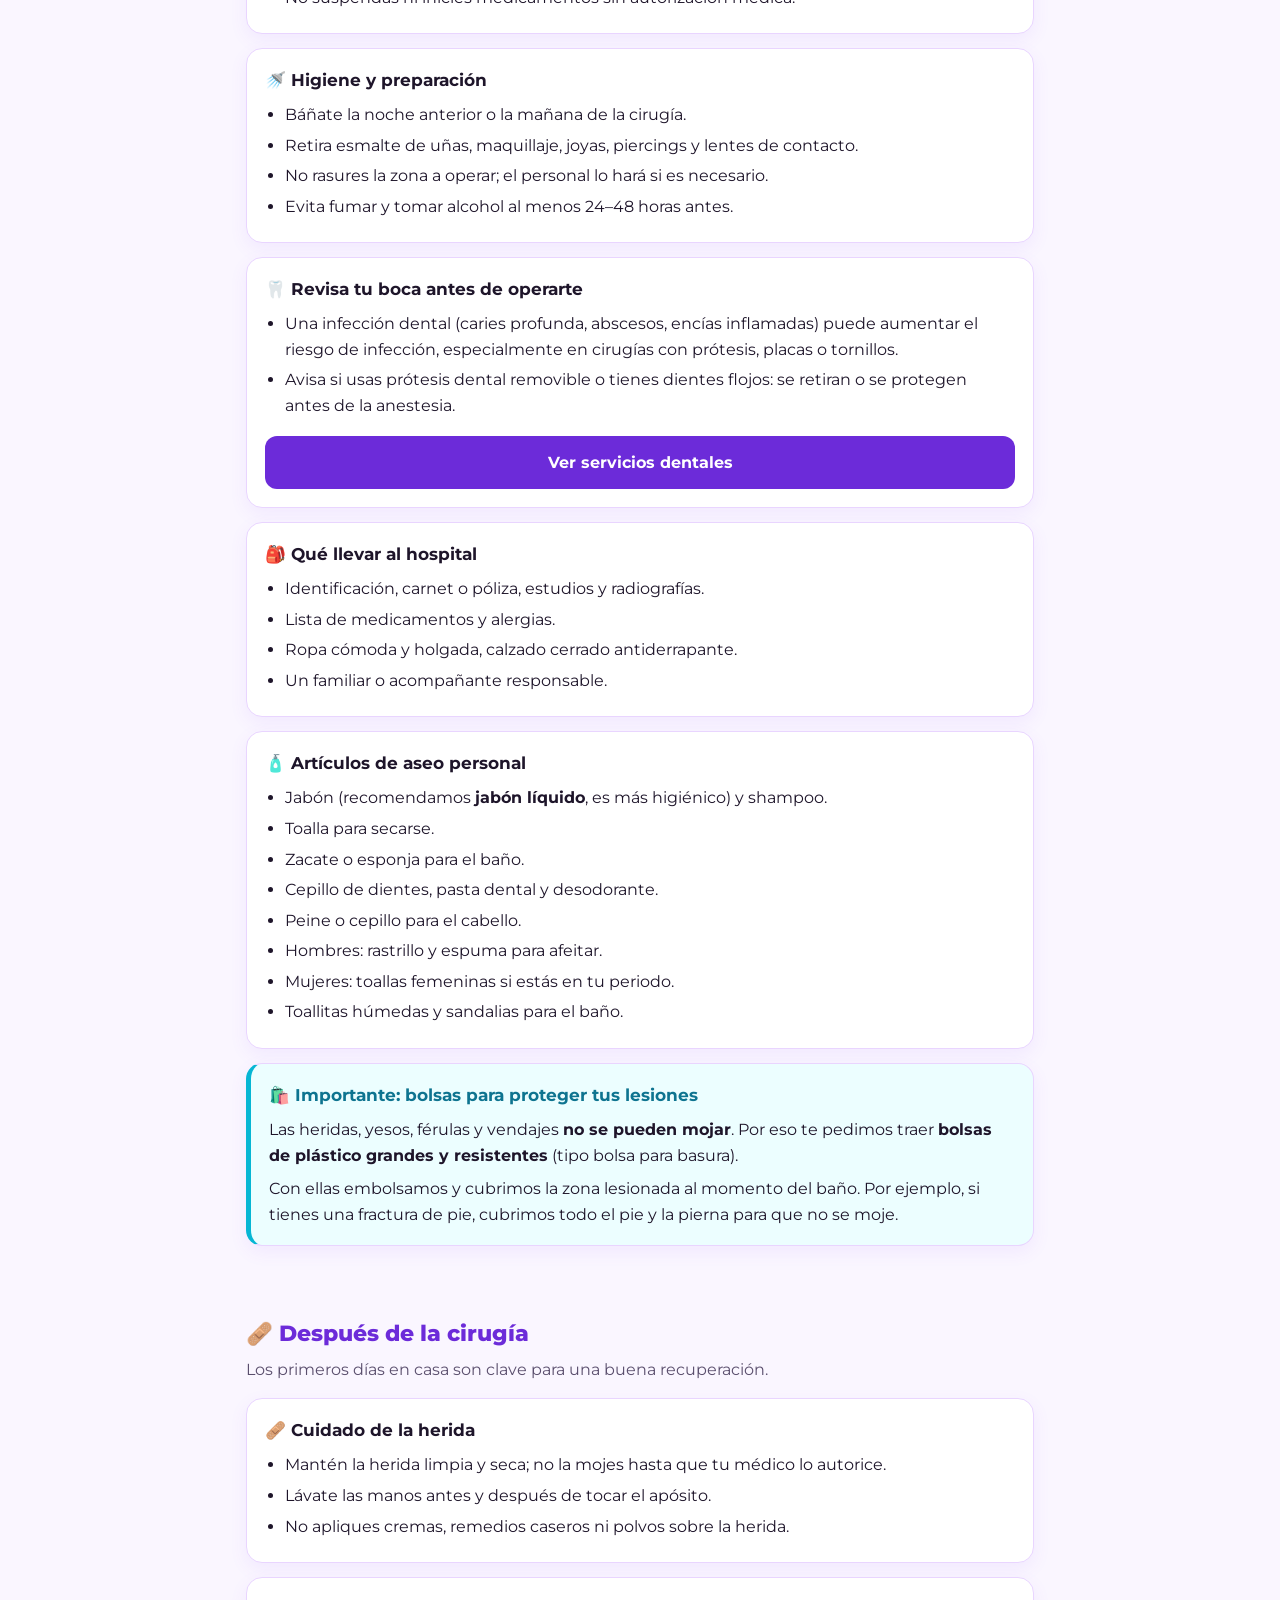
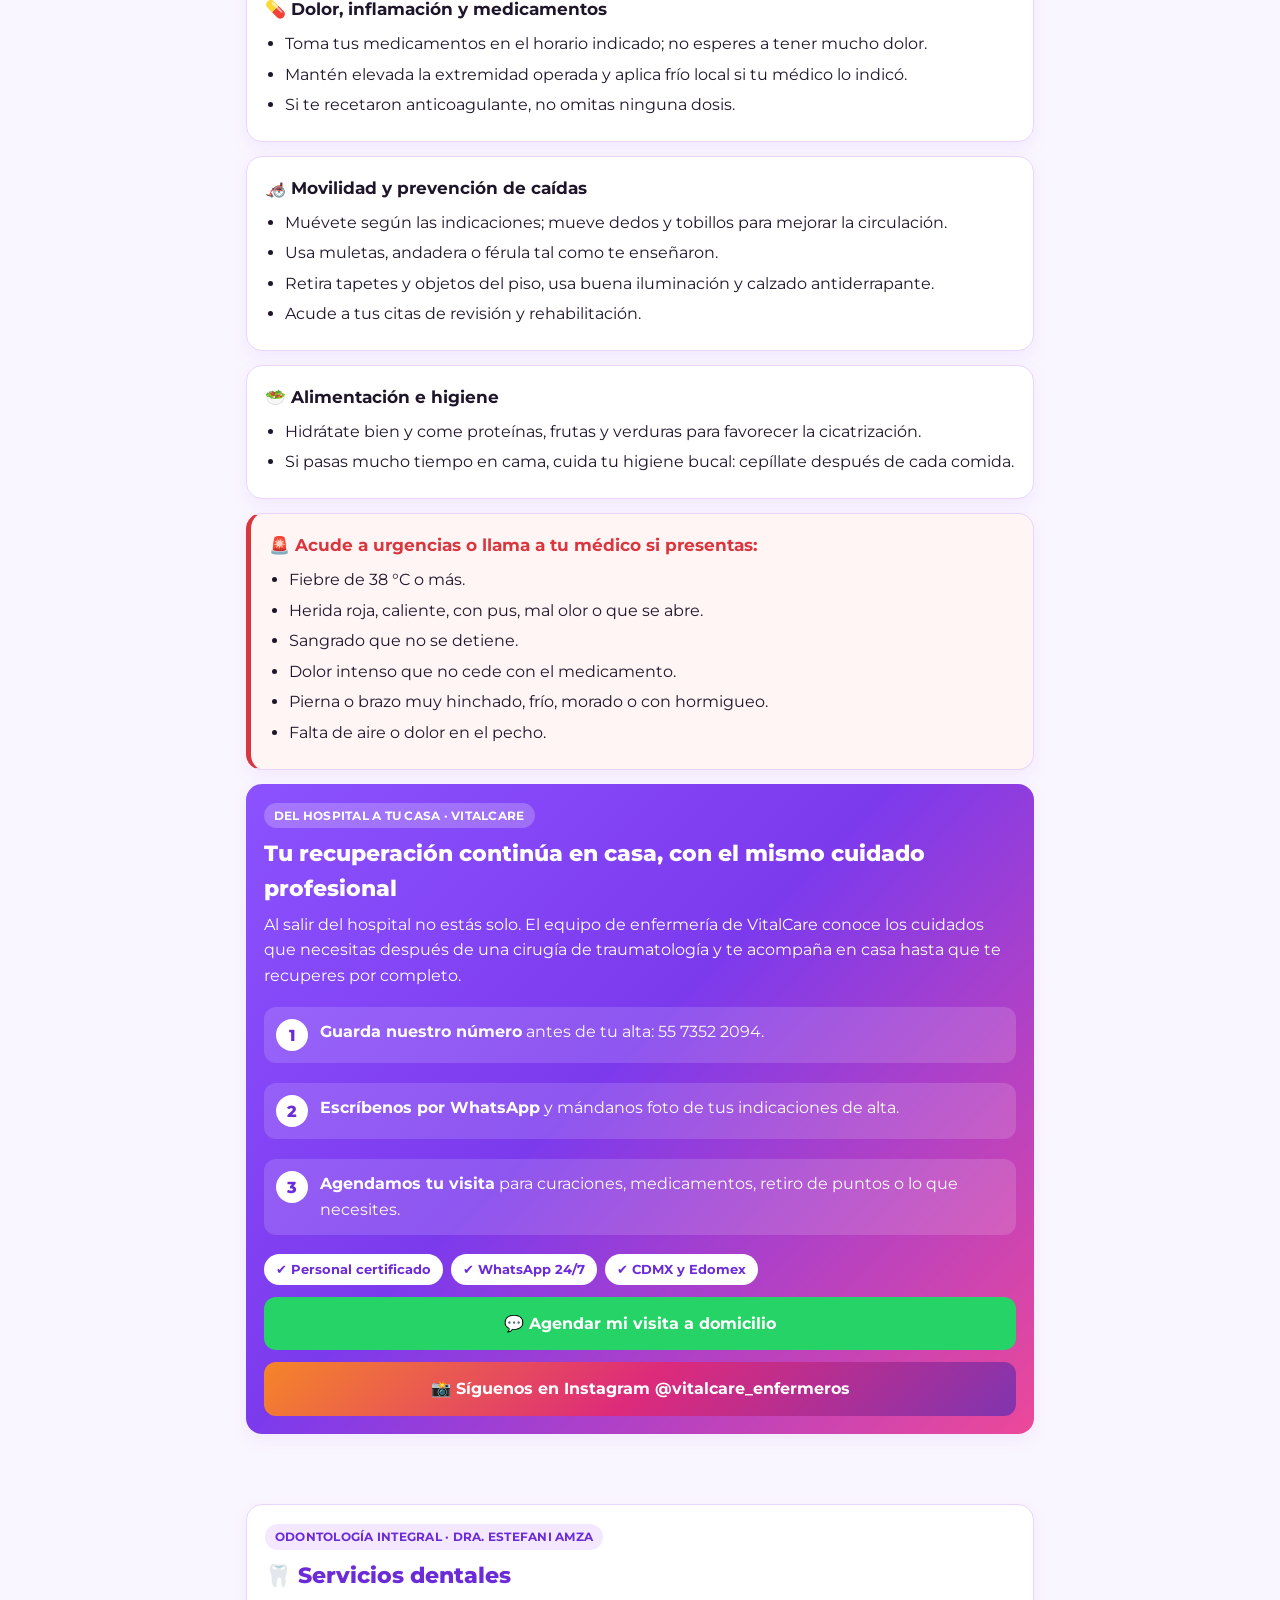
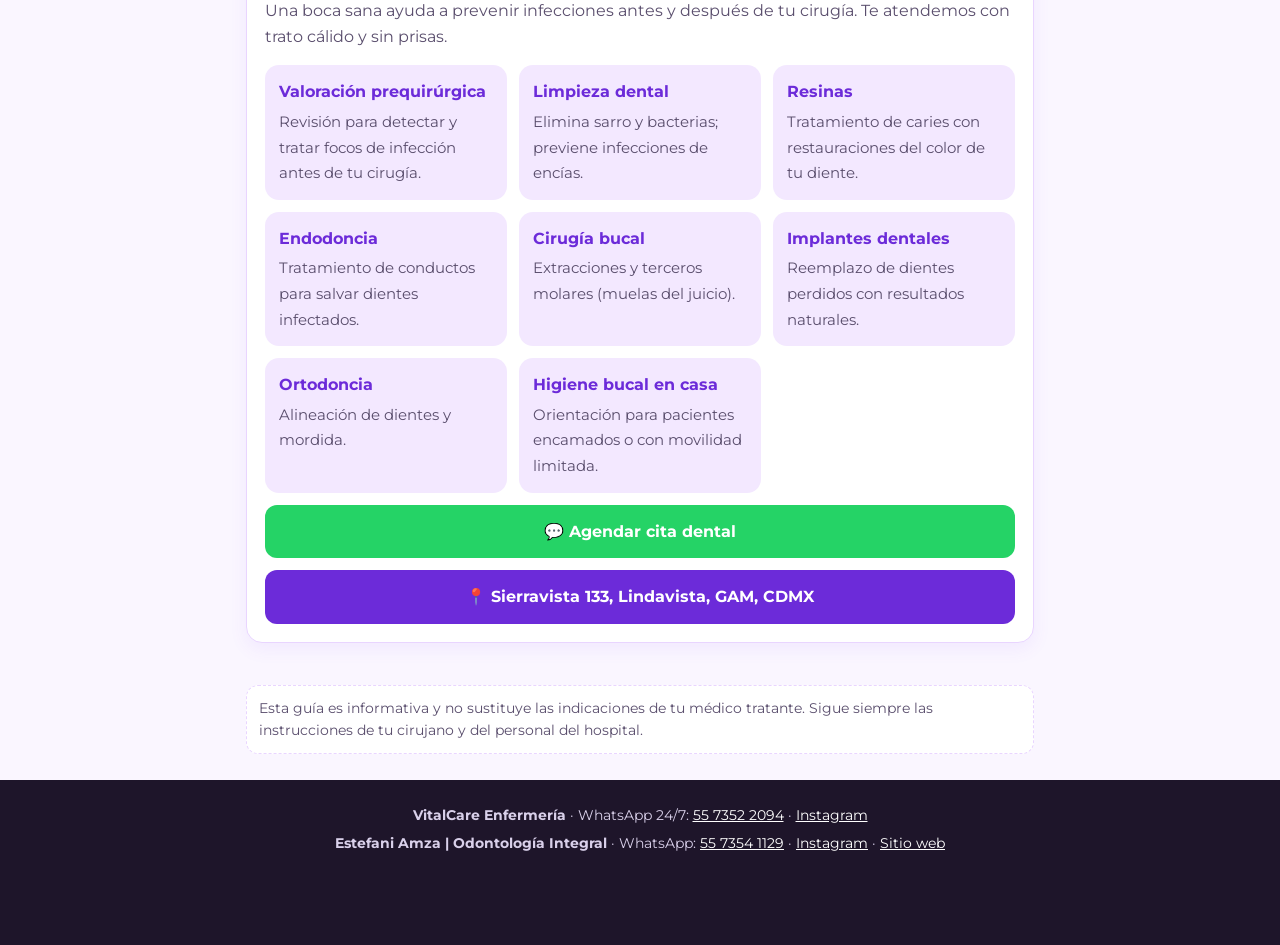
<file: cuidados/index.html>
<!DOCTYPE html>
<html lang="es">
<head>
<meta charset="UTF-8">
<meta name="viewport" content="width=device-width, initial-scale=1.0">
<title>Cuidados Pre y Postquirúrgicos | Enfermería a Domicilio y Odontología</title>
<meta name="description" content="Guía para pacientes de traumatología: cuidados antes y después de la cirugía, enfermería a domicilio y odontología integral. Atención por WhatsApp.">
<link rel="canonical" href="https://estefaniamza.netlify.app/cuidados/">
<meta property="og:title" content="Cuidados pre y postquirúrgicos | Enfermería a domicilio">
<meta property="og:description" content="Te acompañamos en tu recuperación: enfermería a domicilio y odontología integral.">
<meta property="og:image" content="https://estefaniamza.netlify.app/images/og-estefani-amza.jpg">
<link rel="preconnect" href="https://fonts.googleapis.com">
<link rel="preconnect" href="https://fonts.gstatic.com" crossorigin>
<link href="https://fonts.googleapis.com/css2?family=Montserrat:wght@400;500;600;700;800&display=swap" rel="stylesheet">
<style>
:root{
  --p:#8C52FF;--pd:#6C2BD9;--pl:#F3E8FF;--pink:#EC4899;--cyan:#06B6D4;
  --bg:#FAF6FF;--card:#fff;--tx:#1E152A;--tl:#5A4E6D;--line:#E9D5FF;
  --ok:#0F9F6E;--warn:#D9363E;
  --grad:linear-gradient(135deg,#8C52FF 0%,#7C3AED 45%,#EC4899 100%);
}
*{box-sizing:border-box;margin:0;padding:0}
html{scroll-behavior:smooth}
body{font-family:Montserrat,system-ui,sans-serif;background:var(--bg);color:var(--tx);line-height:1.6;font-size:16px}
a{color:var(--pd)}
.wrap{max-width:820px;margin:0 auto;padding:0 16px}
header.hero{background:var(--grad);color:#fff;padding:28px 0 36px;text-align:center}
.hero img{height:56px;width:auto;margin-bottom:14px}
.hero h1{font-size:clamp(1.5rem,5vw,2.2rem);line-height:1.2;font-weight:800}
.hero p{margin-top:10px;opacity:.95;font-weight:500}
.chips{display:flex;flex-wrap:wrap;gap:8px;justify-content:center;margin-top:18px}
.chips a{background:rgba(255,255,255,.18);border:1px solid rgba(255,255,255,.4);color:#fff;text-decoration:none;padding:8px 14px;border-radius:999px;font-size:.88rem;font-weight:600}
section{padding:28px 0}
h2{font-size:1.35rem;font-weight:800;color:var(--pd);margin-bottom:6px}
.lead{color:var(--tl);margin-bottom:16px}
.card{background:var(--card);border:1px solid var(--line);border-radius:16px;padding:18px;margin-bottom:14px;box-shadow:0 6px 18px rgba(140,82,255,.08)}
.card h3{font-size:1.05rem;margin-bottom:8px;display:flex;gap:8px;align-items:center}
.card ul{padding-left:20px}
.card li{margin:5px 0}
.feature{background:var(--grad);color:#fff;border:none}
.feature h2,.feature h3{color:#fff}
.feature .lead{color:rgba(255,255,255,.92)}
.grid{display:grid;grid-template-columns:repeat(auto-fit,minmax(220px,1fr));gap:12px}
.svc{background:#fff;color:var(--tx);border-radius:14px;padding:14px}
.svc b{display:block;color:var(--pd);margin-bottom:4px}
.svc span{font-size:.92rem;color:var(--tl)}
.alert{border-left:5px solid var(--warn);background:#FFF5F5}
.alert h3{color:var(--warn)}
.btn{display:inline-flex;align-items:center;justify-content:center;gap:8px;background:#25D366;color:#fff;text-decoration:none;font-weight:700;padding:14px 20px;border-radius:12px;margin-top:12px;width:100%;font-size:1rem}
.btn.alt{background:#fff;color:var(--pd)}
.btn.out{background:var(--pd)}
.tag{display:inline-block;background:var(--pl);color:var(--pd);font-weight:700;font-size:.78rem;padding:3px 10px;border-radius:999px;margin-bottom:8px;letter-spacing:.02em}
.feature .tag{background:rgba(255,255,255,.22);color:#fff}
.note{font-size:.85rem;color:var(--tl);background:#fff;border:1px dashed var(--line);border-radius:12px;padding:12px}
.steps{list-style:none;padding:0;margin:14px 0;display:grid;gap:10px}
.steps li{display:flex;gap:12px;align-items:flex-start;background:rgba(255,255,255,.14);border-radius:12px;padding:12px}
.steps .n{flex:0 0 32px;height:32px;border-radius:50%;background:#fff;color:var(--pd);font-weight:800;display:flex;align-items:center;justify-content:center}
.pills{display:flex;flex-wrap:wrap;gap:8px;margin-top:6px}
.pills span{background:#fff;color:var(--pd);font-weight:700;font-size:.82rem;padding:5px 12px;border-radius:999px}
.btn.ig{background:linear-gradient(135deg,#F58529,#DD2A7B,#8134AF)}
.bag{border-left:5px solid var(--cyan);background:#ECFEFF}
.bag h3{color:#0E7490}
footer{background:#1E152A;color:#d9d0ea;text-align:center;padding:24px 16px 90px;font-size:.88rem}
footer a{color:#fff}
.float{position:fixed;left:16px;right:16px;bottom:14px;max-width:788px;margin:0 auto;z-index:10}
.float .btn{margin:0;box-shadow:0 10px 25px rgba(0,0,0,.25)}
</style>
</head>
<body>

<header class="hero">
  <div class="wrap">
    <img src="../images/logo_estefani_amza_white.png" alt="Estefani Amza | Odontología Integral">
    <h1>Tu recuperación, en buenas manos</h1>
    <p>Guía de cuidados antes y después de tu cirugía de traumatología, con <strong>VitalCare Enfermería a domicilio</strong> y <strong>Odontología Integral Dra. Estefani Amza</strong>.</p>
    <nav class="chips">
      <a href="#enfermeria">🏠 Enfermería a domicilio</a>
      <a href="#antes">📋 Antes de la cirugía</a>
      <a href="#despues">🩹 Después de la cirugía</a>
      <a href="#odontologia">🦷 Odontología</a>
    </nav>
  </div>
</header>

<main class="wrap">

  <!-- ENFERMERÍA A DOMICILIO (destacado) -->
  <section id="enfermeria">
    <div class="card feature">
      <span class="tag">VITALCARE · AGENCIA DE ENFERMERÍA</span>
      <h2>Enfermería a domicilio</h2>
      <p class="lead">Licenciados en enfermería capacitados y certificados van a tu casa para que te recuperes con seguridad y comodidad, sin traslados. Cobertura en CDMX y Estado de México.</p>
      <div class="grid">
        <div class="svc"><b>🩹 Curación de heridas</b><span>Limpieza y cambio de apósitos de la herida quirúrgica.</span></div>
        <div class="svc"><b>✂️ Retiro de puntos y grapas</b><span>Cuando tu médico lo indique, en tu domicilio.</span></div>
        <div class="svc"><b>💉 Aplicación de medicamentos</b><span>Inyecciones, anticoagulantes y sueros según la receta médica.</span></div>
        <div class="svc"><b>❤️ Signos vitales</b><span>Presión, temperatura, glucosa, oxigenación y vigilancia del dolor.</span></div>
        <div class="svc"><b>🦽 Movilización segura</b><span>Ayuda para cambios de posición, levantarse, uso de andadera o muletas.</span></div>
        <div class="svc"><b>🛏️ Cuidado del paciente encamado</b><span>Prevención de úlceras por presión, higiene y aseo personal.</span></div>
        <div class="svc"><b>🧴 Sondas y drenajes</b><span>Cuidado y vigilancia de sondas, catéteres y drenajes.</span></div>
        <div class="svc"><b>🏥 Acompañamiento hospitalario</b><span>Cuidamos a tu familiar durante su estancia en el hospital, de día o de noche.</span></div>
        <div class="svc"><b>💧 Sueroterapia</b><span>Hidratación intravenosa y aplicación de vitaminas a domicilio.</span></div>
        <div class="svc"><b>👵 Adultos mayores</b><span>Asistencia, compañía y monitoreo constante.</span></div>
        <div class="svc"><b>🕒 Turnos y visitas</b><span>Visitas por evento o turnos diurnos y nocturnos.</span></div>
      </div>
      <a class="btn" href="https://wa.me/525573522094?text=Hola%20VitalCare%2C%20me%20dieron%20su%20QR%20en%20el%20hospital.%20Me%20interesa%20el%20servicio%20de%20enfermer%C3%ADa%20a%20domicilio." target="_blank" rel="noopener">💬 Solicitar enfermería · WhatsApp 24/7</a>
      <a class="btn alt" href="tel:+525573522094">📞 Llamar: 55 7352 2094</a>
    </div>
  </section>

  <!-- ANTES -->
  <section id="antes">
    <h2>📋 Antes de la cirugía</h2>
    <p class="lead">Seguir estas indicaciones ayuda a que tu cirugía sea más segura.</p>
    <div class="card">
      <h3>🍽️ Ayuno y medicamentos</h3>
      <ul>
        <li>Respeta el ayuno indicado (normalmente 8 horas sin comer y sin beber, salvo indicación distinta).</li>
        <li>Informa a tu médico todos los medicamentos que tomas, sobre todo anticoagulantes, aspirina, insulina o para la presión.</li>
        <li>No suspendas ni inicies medicamentos sin autorización médica.</li>
      </ul>
    </div>
    <div class="card">
      <h3>🚿 Higiene y preparación</h3>
      <ul>
        <li>Báñate la noche anterior o la mañana de la cirugía.</li>
        <li>Retira esmalte de uñas, maquillaje, joyas, piercings y lentes de contacto.</li>
        <li>No rasures la zona a operar; el personal lo hará si es necesario.</li>
        <li>Evita fumar y tomar alcohol al menos 24–48 horas antes.</li>
      </ul>
    </div>
    <div class="card">
      <h3>🦷 Revisa tu boca antes de operarte</h3>
      <ul>
        <li>Una infección dental (caries profunda, abscesos, encías inflamadas) puede aumentar el riesgo de infección, especialmente en cirugías con prótesis, placas o tornillos.</li>
        <li>Avisa si usas prótesis dental removible o tienes dientes flojos: se retiran o se protegen antes de la anestesia.</li>
      </ul>
      <a class="btn out" href="#odontologia">Ver servicios dentales</a>
    </div>
    <div class="card">
      <h3>🎒 Qué llevar al hospital</h3>
      <ul>
        <li>Identificación, carnet o póliza, estudios y radiografías.</li>
        <li>Lista de medicamentos y alergias.</li>
        <li>Ropa cómoda y holgada, calzado cerrado antiderrapante.</li>
        <li>Un familiar o acompañante responsable.</li>
      </ul>
    </div>
    <div class="card">
      <h3>🧴 Artículos de aseo personal</h3>
      <ul>
        <li>Jabón (recomendamos <strong>jabón líquido</strong>, es más higiénico) y shampoo.</li>
        <li>Toalla para secarse.</li>
        <li>Zacate o esponja para el baño.</li>
        <li>Cepillo de dientes, pasta dental y desodorante.</li>
        <li>Peine o cepillo para el cabello.</li>
        <li>Hombres: rastrillo y espuma para afeitar.</li>
        <li>Mujeres: toallas femeninas si estás en tu periodo.</li>
        <li>Toallitas húmedas y sandalias para el baño.</li>
      </ul>
    </div>
    <div class="card bag">
      <h3>🛍️ Importante: bolsas para proteger tus lesiones</h3>
      <p>Las heridas, yesos, férulas y vendajes <strong>no se pueden mojar</strong>. Por eso te pedimos traer <strong>bolsas de plástico grandes y resistentes</strong> (tipo bolsa para basura).</p>
      <p style="margin-top:8px">Con ellas embolsamos y cubrimos la zona lesionada al momento del baño. Por ejemplo, si tienes una fractura de pie, cubrimos todo el pie y la pierna para que no se moje.</p>
    </div>
  </section>

  <!-- DESPUÉS -->
  <section id="despues">
    <h2>🩹 Después de la cirugía</h2>
    <p class="lead">Los primeros días en casa son clave para una buena recuperación.</p>
    <div class="card">
      <h3>🩹 Cuidado de la herida</h3>
      <ul>
        <li>Mantén la herida limpia y seca; no la mojes hasta que tu médico lo autorice.</li>
        <li>Lávate las manos antes y después de tocar el apósito.</li>
        <li>No apliques cremas, remedios caseros ni polvos sobre la herida.</li>
      </ul>
    </div>
    <div class="card">
      <h3>💊 Dolor, inflamación y medicamentos</h3>
      <ul>
        <li>Toma tus medicamentos en el horario indicado; no esperes a tener mucho dolor.</li>
        <li>Mantén elevada la extremidad operada y aplica frío local si tu médico lo indicó.</li>
        <li>Si te recetaron anticoagulante, no omitas ninguna dosis.</li>
      </ul>
    </div>
    <div class="card">
      <h3>🦽 Movilidad y prevención de caídas</h3>
      <ul>
        <li>Muévete según las indicaciones; mueve dedos y tobillos para mejorar la circulación.</li>
        <li>Usa muletas, andadera o férula tal como te enseñaron.</li>
        <li>Retira tapetes y objetos del piso, usa buena iluminación y calzado antiderrapante.</li>
        <li>Acude a tus citas de revisión y rehabilitación.</li>
      </ul>
    </div>
    <div class="card">
      <h3>🥗 Alimentación e higiene</h3>
      <ul>
        <li>Hidrátate bien y come proteínas, frutas y verduras para favorecer la cicatrización.</li>
        <li>Si pasas mucho tiempo en cama, cuida tu higiene bucal: cepíllate después de cada comida.</li>
      </ul>
    </div>
    <div class="card alert">
      <h3>🚨 Acude a urgencias o llama a tu médico si presentas:</h3>
      <ul>
        <li>Fiebre de 38 °C o más.</li>
        <li>Herida roja, caliente, con pus, mal olor o que se abre.</li>
        <li>Sangrado que no se detiene.</li>
        <li>Dolor intenso que no cede con el medicamento.</li>
        <li>Pierna o brazo muy hinchado, frío, morado o con hormigueo.</li>
        <li>Falta de aire o dolor en el pecho.</li>
      </ul>
    </div>
    <div class="card feature" id="tu-enfermero">
      <span class="tag">DEL HOSPITAL A TU CASA · VITALCARE</span>
      <h2>Tu recuperación continúa en casa, con el mismo cuidado profesional</h2>
      <p>Al salir del hospital no estás solo. El equipo de enfermería de VitalCare conoce los cuidados que necesitas después de una cirugía de traumatología y te acompaña en casa hasta que te recuperes por completo.</p>
      <ol class="steps">
        <li><span class="n">1</span><span><strong>Guarda nuestro número</strong> antes de tu alta: 55 7352 2094.</span></li>
        <li><span class="n">2</span><span><strong>Escríbenos por WhatsApp</strong> y mándanos foto de tus indicaciones de alta.</span></li>
        <li><span class="n">3</span><span><strong>Agendamos tu visita</strong> para curaciones, medicamentos, retiro de puntos o lo que necesites.</span></li>
      </ol>
      <div class="pills"><span>✔ Personal certificado</span><span>✔ WhatsApp 24/7</span><span>✔ CDMX y Edomex</span></div>
      <a class="btn" href="https://wa.me/525573522094?text=Hola%20VitalCare%2C%20estoy%20por%20salir%20del%20hospital%20y%20quiero%20agendar%20enfermer%C3%ADa%20a%20domicilio%20para%20mi%20recuperaci%C3%B3n." target="_blank" rel="noopener">💬 Agendar mi visita a domicilio</a>
      <a class="btn ig" href="https://www.instagram.com/vitalcare_enfermeros/" target="_blank" rel="noopener">📸 Síguenos en Instagram @vitalcare_enfermeros</a>
    </div>
  </section>

  <!-- ODONTOLOGÍA -->
  <section id="odontologia">
    <div class="card">
      <span class="tag">ODONTOLOGÍA INTEGRAL · DRA. ESTEFANI AMZA</span>
      <h2>🦷 Servicios dentales</h2>
      <p class="lead">Una boca sana ayuda a prevenir infecciones antes y después de tu cirugía. Te atendemos con trato cálido y sin prisas.</p>
      <div class="grid">
        <div class="svc" style="background:var(--pl)"><b>Valoración prequirúrgica</b><span>Revisión para detectar y tratar focos de infección antes de tu cirugía.</span></div>
        <div class="svc" style="background:var(--pl)"><b>Limpieza dental</b><span>Elimina sarro y bacterias; previene infecciones de encías.</span></div>
        <div class="svc" style="background:var(--pl)"><b>Resinas</b><span>Tratamiento de caries con restauraciones del color de tu diente.</span></div>
        <div class="svc" style="background:var(--pl)"><b>Endodoncia</b><span>Tratamiento de conductos para salvar dientes infectados.</span></div>
        <div class="svc" style="background:var(--pl)"><b>Cirugía bucal</b><span>Extracciones y terceros molares (muelas del juicio).</span></div>
        <div class="svc" style="background:var(--pl)"><b>Implantes dentales</b><span>Reemplazo de dientes perdidos con resultados naturales.</span></div>
        <div class="svc" style="background:var(--pl)"><b>Ortodoncia</b><span>Alineación de dientes y mordida.</span></div>
        <div class="svc" style="background:var(--pl)"><b>Higiene bucal en casa</b><span>Orientación para pacientes encamados o con movilidad limitada.</span></div>
      </div>
      <a class="btn" href="https://wa.me/525573541129?text=Hola%2C%20me%20dieron%20su%20QR%20en%20el%20hospital.%20Quiero%20agendar%20una%20cita%20dental." target="_blank" rel="noopener">💬 Agendar cita dental</a>
      <a class="btn out" href="https://www.google.com/maps/search/?api=1&query=Estefani+Amza+Odontolog%C3%ADa+integral+Sierravista+133+Lindavista+07300+CDMX" target="_blank" rel="noopener">📍 Sierravista 133, Lindavista, GAM, CDMX</a>
    </div>
  </section>

  <p class="note">Esta guía es informativa y no sustituye las indicaciones de tu médico tratante. Sigue siempre las instrucciones de tu cirujano y del personal del hospital.</p>
  <br>
</main>

<footer>
  <p><strong>VitalCare Enfermería</strong> · WhatsApp 24/7: <a href="https://wa.me/525573522094">55 7352 2094</a> · <a href="https://www.instagram.com/vitalcare_enfermeros/">Instagram</a></p>
  <p style="margin-top:6px"><strong>Estefani Amza | Odontología Integral</strong> · WhatsApp: <a href="https://wa.me/525573541129">55 7354 1129</a> · <a href="https://www.instagram.com/dra.estefaniamza/">Instagram</a> · <a href="../">Sitio web</a></p>
</footer>

<div class="float">
  <a class="btn" href="https://wa.me/525573522094?text=Hola%20VitalCare%2C%20me%20dieron%20su%20QR%20en%20el%20hospital%20y%20quiero%20informes." target="_blank" rel="noopener">💬 Escríbenos por WhatsApp</a>
</div>

</body>
</html>
</file>
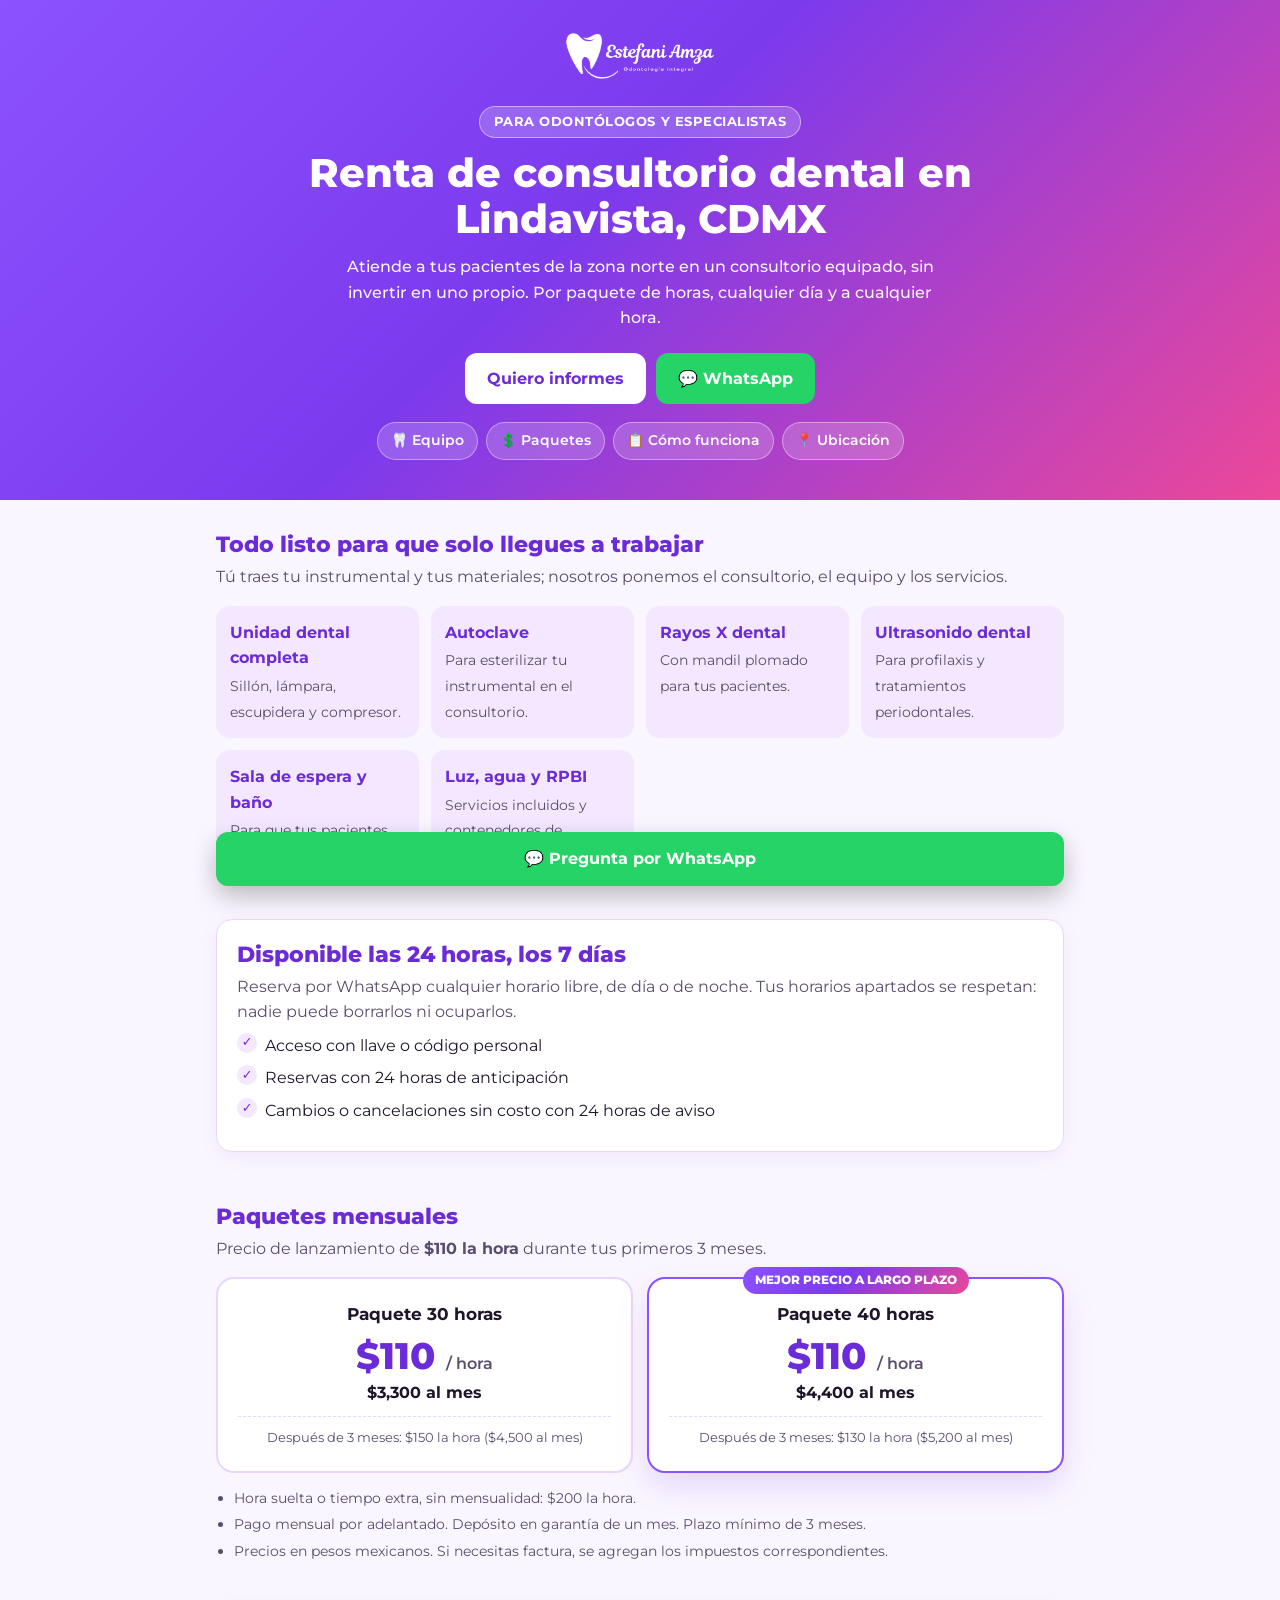
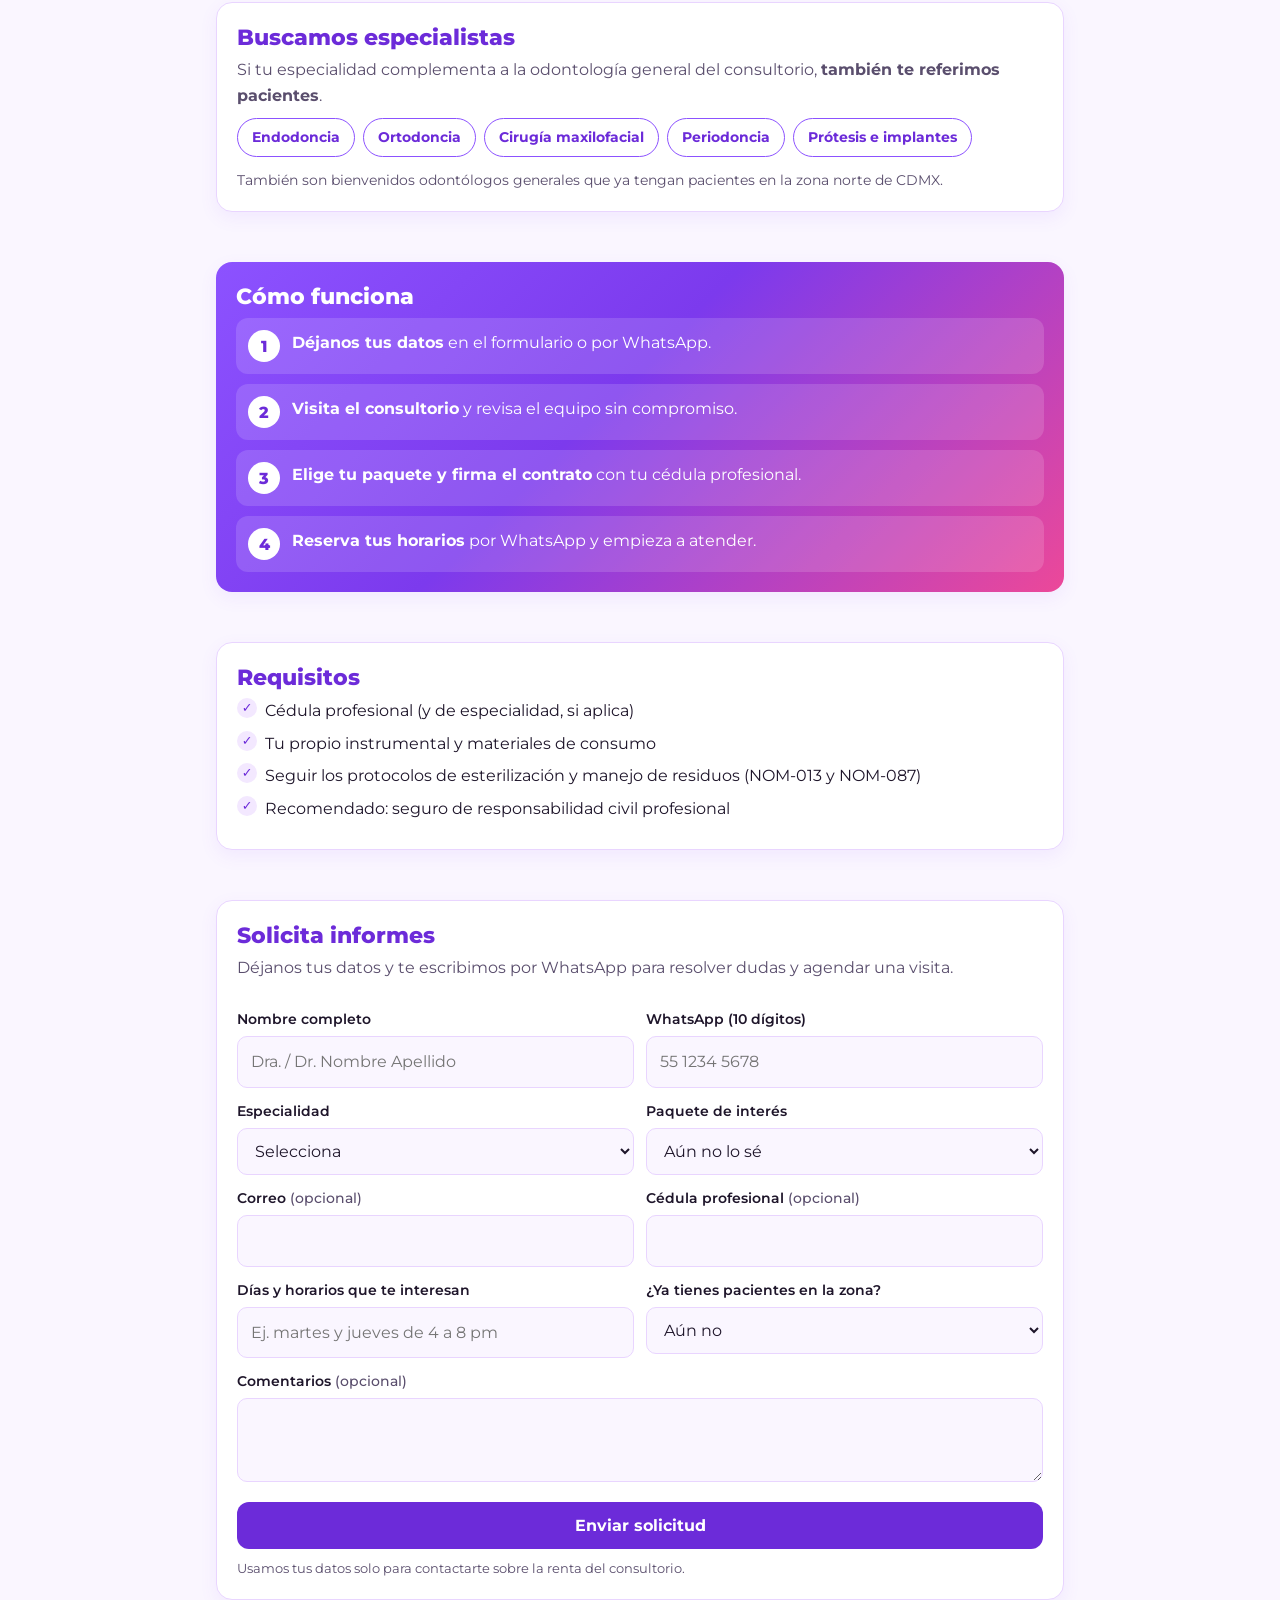
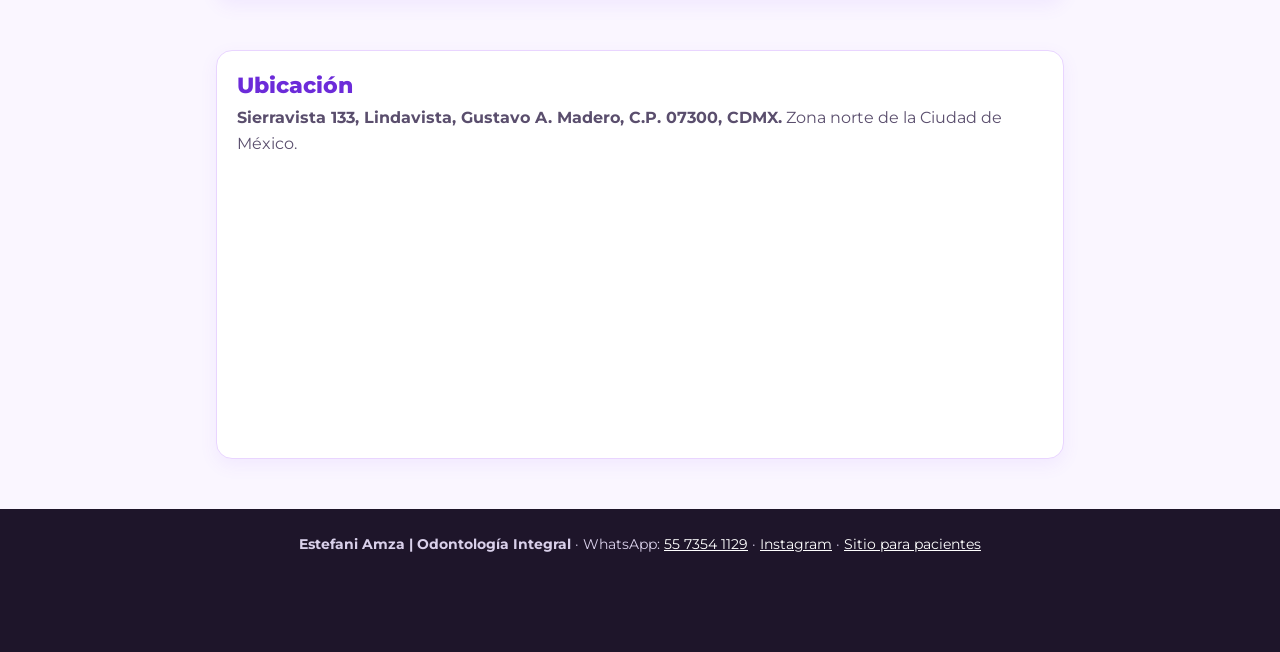
<file: renta/index.html>
<!DOCTYPE html>
<html lang="es">
<head>
<meta charset="UTF-8">
<meta name="viewport" content="width=device-width, initial-scale=1.0">
<title>Renta de Consultorio Dental en Lindavista, CDMX | Por hora o por paquete</title>
<meta name="description" content="Renta consultorio dental equipado en Lindavista, GAM, CDMX: unidad dental, autoclave, rayos X y ultrasonido. Disponible 24/7. Paquetes desde $110 la hora.">
<link rel="canonical" href="https://estefaniamza.netlify.app/renta/">
<meta property="og:title" content="Renta de consultorio dental en Lindavista, CDMX">
<meta property="og:description" content="Consultorio equipado, disponible 24/7. Paquetes desde $110 la hora. Ideal si ya tienes pacientes en la zona norte de CDMX.">
<meta property="og:image" content="https://estefaniamza.netlify.app/images/og-estefani-amza.jpg">
<meta property="og:url" content="https://estefaniamza.netlify.app/renta/">
<meta property="og:type" content="website">
<link rel="icon" type="image/png" href="../images/logo_estefani_amza_purple.png">
<link rel="preconnect" href="https://fonts.googleapis.com">
<link rel="preconnect" href="https://fonts.gstatic.com" crossorigin>
<link href="https://fonts.googleapis.com/css2?family=Montserrat:wght@400;500;600;700;800&display=swap" rel="stylesheet">
<style>
:root{
  --p:#8C52FF;--pd:#6C2BD9;--pl:#F3E8FF;--pink:#EC4899;--cyan:#06B6D4;
  --bg:#FAF6FF;--card:#fff;--tx:#1E152A;--tl:#5A4E6D;--line:#E9D5FF;
  --ok:#0F9F6E;--warn:#D9363E;
  --grad:linear-gradient(135deg,#8C52FF 0%,#7C3AED 45%,#EC4899 100%);
}
*{box-sizing:border-box;margin:0;padding:0}
html{scroll-behavior:smooth}
body{font-family:Montserrat,system-ui,sans-serif;background:var(--bg);color:var(--tx);line-height:1.6;font-size:16px}
a{color:var(--pd)}
.wrap{max-width:880px;margin:0 auto;padding:0 16px}
header.hero{background:var(--grad);color:#fff;padding:28px 0 40px;text-align:center}
.hero img{height:56px;width:auto;margin-bottom:14px}
.hero .kicker{display:inline-block;background:rgba(255,255,255,.2);border:1px solid rgba(255,255,255,.45);padding:5px 14px;border-radius:999px;font-size:.8rem;font-weight:700;letter-spacing:.04em;margin-bottom:12px}
.hero h1{font-size:clamp(1.6rem,5.5vw,2.5rem);line-height:1.15;font-weight:800}
.hero p{margin:12px auto 0;max-width:620px;opacity:.95;font-weight:500}
.hero-ctas{display:flex;flex-wrap:wrap;gap:10px;justify-content:center;margin-top:22px}
.hero-ctas .btn{width:auto;margin:0;padding:13px 22px}
.chips{display:flex;flex-wrap:wrap;gap:8px;justify-content:center;margin-top:18px}
.chips a{background:rgba(255,255,255,.18);border:1px solid rgba(255,255,255,.4);color:#fff;text-decoration:none;padding:7px 13px;border-radius:999px;font-size:.85rem;font-weight:600}
section{padding:30px 0 6px}
h2{font-size:1.4rem;font-weight:800;color:var(--pd);margin-bottom:6px;line-height:1.25}
.lead{color:var(--tl);margin-bottom:16px}
.card{background:var(--card);border:1px solid var(--line);border-radius:16px;padding:20px;margin-bottom:14px;box-shadow:0 6px 18px rgba(140,82,255,.08)}
.grid{display:grid;grid-template-columns:repeat(auto-fit,minmax(200px,1fr));gap:12px}
.item{background:var(--pl);border-radius:14px;padding:14px}
.item b{display:block;color:var(--pd);margin-bottom:2px}
.item span{font-size:.9rem;color:var(--tl)}
.plans{display:grid;grid-template-columns:repeat(auto-fit,minmax(240px,1fr));gap:14px;margin-top:6px}
.plan{position:relative;background:#fff;border:2px solid var(--line);border-radius:18px;padding:22px 20px;text-align:center}
.plan.best{border-color:var(--p);box-shadow:0 14px 30px rgba(140,82,255,.18)}
.plan .badge{position:absolute;top:-12px;left:50%;transform:translateX(-50%);background:var(--grad);color:#fff;font-size:.72rem;font-weight:800;padding:4px 12px;border-radius:999px;white-space:nowrap}
.plan h3{font-size:1.05rem}
.plan .price{font-size:2.3rem;font-weight:800;color:var(--pd);line-height:1.1;margin-top:8px}
.plan .price small{font-size:1rem;font-weight:600;color:var(--tl)}
.plan .total{font-weight:700;margin-top:4px}
.plan .after{font-size:.84rem;color:var(--tl);margin-top:10px;border-top:1px dashed var(--line);padding-top:10px}
.terms{font-size:.88rem;color:var(--tl);margin-top:14px}
.terms li{margin:4px 0 4px 18px}
.specs{display:flex;flex-wrap:wrap;gap:8px}
.specs span{background:#fff;border:1px solid var(--p);color:var(--pd);font-weight:700;font-size:.88rem;padding:7px 14px;border-radius:999px}
.feature{background:var(--grad);color:#fff;border:none}
.feature h2{color:#fff}
.feature .lead{color:rgba(255,255,255,.92)}
.steps{list-style:none;padding:0;margin:8px 0 0;display:grid;gap:10px}
.steps li{display:flex;gap:12px;align-items:flex-start;background:rgba(255,255,255,.14);border-radius:12px;padding:12px}
.steps .n{flex:0 0 32px;height:32px;border-radius:50%;background:#fff;color:var(--pd);font-weight:800;display:flex;align-items:center;justify-content:center}
.check{list-style:none;padding:0}
.check li{padding-left:28px;position:relative;margin:7px 0}
.check li::before{content:"✓";position:absolute;left:0;top:0;width:20px;height:20px;border-radius:50%;background:var(--pl);color:var(--pd);font-weight:800;font-size:.8rem;display:flex;align-items:center;justify-content:center}
.btn{display:inline-flex;align-items:center;justify-content:center;gap:8px;background:#25D366;color:#fff;text-decoration:none;font-weight:700;padding:14px 20px;border-radius:12px;margin-top:12px;width:100%;font-size:1rem;border:0;cursor:pointer;font-family:inherit}
.btn.alt{background:#fff;color:var(--pd)}
.btn.out{background:var(--pd)}
.btn:disabled{opacity:.6;cursor:wait}
form .row{display:grid;grid-template-columns:1fr 1fr;gap:12px}
@media (max-width:620px){form .row{grid-template-columns:1fr}}
label{display:block;font-weight:600;font-size:.9rem;margin:12px 0 5px}
label .opt{font-weight:500;color:var(--tl)}
input,select,textarea{width:100%;padding:12px 13px;border:1px solid var(--line);border-radius:10px;font:inherit;font-size:16px;color:var(--tx);background:var(--bg)}
input:focus,select:focus,textarea:focus{outline:2px solid var(--p);outline-offset:0;background:#fff}
textarea{resize:vertical;min-height:84px}
.hp{position:absolute;left:-9999px;width:1px;height:1px;overflow:hidden}
.status{margin-top:12px;padding:12px 14px;border-radius:10px;font-weight:600;display:none}
.status.ok{display:block;background:#E8FAF3;color:var(--ok)}
.status.err{display:block;background:#FFF5F5;color:var(--warn)}
.privacy{font-size:.8rem;color:var(--tl);margin-top:10px}
.map{border:0;width:100%;height:260px;border-radius:14px;margin-top:10px}
footer{background:#1E152A;color:#d9d0ea;text-align:center;padding:24px 16px 96px;font-size:.88rem;margin-top:30px}
footer a{color:#fff}
.float{position:fixed;left:16px;right:16px;bottom:14px;max-width:848px;margin:0 auto;z-index:10}
.float .btn{margin:0;box-shadow:0 10px 25px rgba(0,0,0,.25)}
</style>
</head>
<body>

<header class="hero">
  <div class="wrap">
    <img src="../images/logo_estefani_amza_white.png" alt="Estefani Amza | Odontología Integral">
    <br><span class="kicker">PARA ODONTÓLOGOS Y ESPECIALISTAS</span>
    <h1>Renta de consultorio dental en Lindavista, CDMX</h1>
    <p>Atiende a tus pacientes de la zona norte en un consultorio equipado, sin invertir en uno propio. Por paquete de horas, cualquier día y a cualquier hora.</p>
    <div class="hero-ctas">
      <a class="btn alt" href="#informes">Quiero informes</a>
      <a class="btn" href="https://wa.me/525573541129?text=Hola%2C%20soy%20odont%C3%B3logo%20y%20me%20interesa%20rentar%20el%20consultorio%20en%20Lindavista." target="_blank" rel="noopener">💬 WhatsApp</a>
    </div>
    <nav class="chips">
      <a href="#equipo">🦷 Equipo</a>
      <a href="#paquetes">💲 Paquetes</a>
      <a href="#como-funciona">📋 Cómo funciona</a>
      <a href="#ubicacion">📍 Ubicación</a>
    </nav>
  </div>
</header>

<main class="wrap">

  <section id="equipo">
    <h2>Todo listo para que solo llegues a trabajar</h2>
    <p class="lead">Tú traes tu instrumental y tus materiales; nosotros ponemos el consultorio, el equipo y los servicios.</p>
    <div class="grid">
      <div class="item"><b>Unidad dental completa</b><span>Sillón, lámpara, escupidera y compresor.</span></div>
      <div class="item"><b>Autoclave</b><span>Para esterilizar tu instrumental en el consultorio.</span></div>
      <div class="item"><b>Rayos X dental</b><span>Con mandil plomado para tus pacientes.</span></div>
      <div class="item"><b>Ultrasonido dental</b><span>Para profilaxis y tratamientos periodontales.</span></div>
      <div class="item"><b>Sala de espera y baño</b><span>Para que tus pacientes esperen cómodos.</span></div>
      <div class="item"><b>Luz, agua y RPBI</b><span>Servicios incluidos y contenedores de residuos biológicos.</span></div>
    </div>
  </section>

  <section>
    <div class="card">
      <h2>Disponible las 24 horas, los 7 días</h2>
      <p class="lead" style="margin-bottom:8px">Reserva por WhatsApp cualquier horario libre, de día o de noche. Tus horarios apartados se respetan: nadie puede borrarlos ni ocuparlos.</p>
      <ul class="check">
        <li>Acceso con llave o código personal</li>
        <li>Reservas con 24 horas de anticipación</li>
        <li>Cambios o cancelaciones sin costo con 24 horas de aviso</li>
      </ul>
    </div>
  </section>

  <section id="paquetes">
    <h2>Paquetes mensuales</h2>
    <p class="lead">Precio de lanzamiento de <strong>$110 la hora</strong> durante tus primeros 3 meses.</p>
    <div class="plans">
      <div class="plan">
        <h3>Paquete 30 horas</h3>
        <div class="price">$110 <small>/ hora</small></div>
        <div class="total">$3,300 al mes</div>
        <div class="after">Después de 3 meses: $150 la hora ($4,500 al mes)</div>
      </div>
      <div class="plan best">
        <span class="badge">MEJOR PRECIO A LARGO PLAZO</span>
        <h3>Paquete 40 horas</h3>
        <div class="price">$110 <small>/ hora</small></div>
        <div class="total">$4,400 al mes</div>
        <div class="after">Después de 3 meses: $130 la hora ($5,200 al mes)</div>
      </div>
    </div>
    <ul class="terms">
      <li>Hora suelta o tiempo extra, sin mensualidad: $200 la hora.</li>
      <li>Pago mensual por adelantado. Depósito en garantía de un mes. Plazo mínimo de 3 meses.</li>
      <li>Precios en pesos mexicanos. Si necesitas factura, se agregan los impuestos correspondientes.</li>
    </ul>
  </section>

  <section>
    <div class="card">
      <h2>Buscamos especialistas</h2>
      <p class="lead" style="margin-bottom:10px">Si tu especialidad complementa a la odontología general del consultorio, <strong>también te referimos pacientes</strong>.</p>
      <div class="specs">
        <span>Endodoncia</span><span>Ortodoncia</span><span>Cirugía maxilofacial</span><span>Periodoncia</span><span>Prótesis e implantes</span>
      </div>
      <p class="privacy" style="font-size:.88rem;margin-top:12px">También son bienvenidos odontólogos generales que ya tengan pacientes en la zona norte de CDMX.</p>
    </div>
  </section>

  <section id="como-funciona">
    <div class="card feature">
      <h2>Cómo funciona</h2>
      <ol class="steps">
        <li><span class="n">1</span><div><strong>Déjanos tus datos</strong> en el formulario o por WhatsApp.</div></li>
        <li><span class="n">2</span><div><strong>Visita el consultorio</strong> y revisa el equipo sin compromiso.</div></li>
        <li><span class="n">3</span><div><strong>Elige tu paquete y firma el contrato</strong> con tu cédula profesional.</div></li>
        <li><span class="n">4</span><div><strong>Reserva tus horarios</strong> por WhatsApp y empieza a atender.</div></li>
      </ol>
    </div>
  </section>

  <section>
    <div class="card">
      <h2>Requisitos</h2>
      <ul class="check">
        <li>Cédula profesional (y de especialidad, si aplica)</li>
        <li>Tu propio instrumental y materiales de consumo</li>
        <li>Seguir los protocolos de esterilización y manejo de residuos (NOM-013 y NOM-087)</li>
        <li>Recomendado: seguro de responsabilidad civil profesional</li>
      </ul>
    </div>
  </section>

  <section id="informes">
    <div class="card">
      <h2>Solicita informes</h2>
      <p class="lead">Déjanos tus datos y te escribimos por WhatsApp para resolver dudas y agendar una visita.</p>
      <form id="rental-form" novalidate>
        <div class="row">
          <div>
            <label for="name">Nombre completo</label>
            <input id="name" name="name" required maxlength="120" autocomplete="name" placeholder="Dra. / Dr. Nombre Apellido">
          </div>
          <div>
            <label for="phone">WhatsApp (10 dígitos)</label>
            <input id="phone" name="phone" required maxlength="20" inputmode="tel" autocomplete="tel" placeholder="55 1234 5678">
          </div>
        </div>
        <div class="row">
          <div>
            <label for="specialty">Especialidad</label>
            <select id="specialty" name="specialty" required>
              <option value="" disabled selected>Selecciona</option>
              <option>Odontología general</option>
              <option>Endodoncia</option>
              <option>Ortodoncia</option>
              <option>Cirugía maxilofacial</option>
              <option>Periodoncia</option>
              <option>Prótesis e implantes</option>
              <option>Odontopediatría</option>
              <option>Otra</option>
            </select>
          </div>
          <div>
            <label for="package">Paquete de interés</label>
            <select id="package" name="package">
              <option>Paquete 30 horas</option>
              <option>Paquete 40 horas</option>
              <option>Horas sueltas</option>
              <option selected>Aún no lo sé</option>
            </select>
          </div>
        </div>
        <div class="row">
          <div>
            <label for="email">Correo <span class="opt">(opcional)</span></label>
            <input id="email" name="email" type="email" maxlength="160" autocomplete="email">
          </div>
          <div>
            <label for="license">Cédula profesional <span class="opt">(opcional)</span></label>
            <input id="license" name="license" maxlength="30" inputmode="numeric">
          </div>
        </div>
        <div class="row">
          <div>
            <label for="hours">Días y horarios que te interesan</label>
            <input id="hours" name="hours" maxlength="300" placeholder="Ej. martes y jueves de 4 a 8 pm">
          </div>
          <div>
            <label for="patients">¿Ya tienes pacientes en la zona?</label>
            <select id="patients" name="patients">
              <option>Sí</option>
              <option>Algunos</option>
              <option selected>Aún no</option>
            </select>
          </div>
        </div>
        <label for="message">Comentarios <span class="opt">(opcional)</span></label>
        <textarea id="message" name="message" maxlength="1000"></textarea>
        <div class="hp" aria-hidden="true">
          <label for="website">No llenar</label>
          <input id="website" name="website" tabindex="-1" autocomplete="off">
        </div>
        <button class="btn out" type="submit">Enviar solicitud</button>
        <div id="form-status" class="status" role="status" aria-live="polite"></div>
        <p class="privacy">Usamos tus datos solo para contactarte sobre la renta del consultorio.</p>
      </form>
    </div>
  </section>

  <section id="ubicacion">
    <div class="card">
      <h2>Ubicación</h2>
      <p class="lead" style="margin-bottom:4px"><strong>Sierravista 133, Lindavista, Gustavo A. Madero, C.P. 07300, CDMX.</strong> Zona norte de la Ciudad de México.</p>
      <iframe class="map" title="Mapa: Sierravista 133, Lindavista, CDMX" loading="lazy" referrerpolicy="no-referrer-when-downgrade"
        src="https://www.google.com/maps?q=Estefani+Amza+Odontolog%C3%ADa+integral,+Sierravista+133,+Lindavista,+07300+CDMX&output=embed"></iframe>
    </div>
  </section>

</main>

<footer>
  <p><strong>Estefani Amza | Odontología Integral</strong> · WhatsApp: <a href="https://wa.me/525573541129">55 7354 1129</a> · <a href="https://www.instagram.com/dra.estefaniamza/">Instagram</a> · <a href="../">Sitio para pacientes</a></p>
</footer>

<div class="float">
  <a class="btn" href="https://wa.me/525573541129?text=Hola%2C%20soy%20odont%C3%B3logo%20y%20me%20interesa%20rentar%20el%20consultorio%20en%20Lindavista." target="_blank" rel="noopener">💬 Pregunta por WhatsApp</a>
</div>

<script>
(function () {
  // Clave publicable de Supabase: es pública por diseño; solo permite llamar a submit_rental_lead.
  const SUPABASE_URL = 'https://poqkhcwkbjsvbvttyghc.supabase.co';
  const SUPABASE_KEY = 'sb_publishable_oI5y_BS3duhQOeDqDZdZbQ_LpjE5m_j';

  const form = document.getElementById('rental-form');
  const status = document.getElementById('form-status');
  const button = form.querySelector('button[type="submit"]');
  const val = id => form.elements[id].value.trim();

  function show(msg, kind) {
    status.textContent = msg;
    status.className = 'status ' + kind;
  }

  form.addEventListener('submit', async (e) => {
    e.preventDefault();
    const name = val('name'), phone = val('phone'), specialty = val('specialty');
    if (name.length < 3) return show('Escribe tu nombre completo.', 'err');
    if (phone.replace(/\D/g, '').length < 10) return show('Escribe un teléfono de 10 dígitos.', 'err');
    if (!specialty) return show('Selecciona tu especialidad.', 'err');

    button.disabled = true;
    show('Enviando…', 'ok');
    try {
      const res = await fetch(`${SUPABASE_URL}/rest/v1/rpc/submit_rental_lead`, {
        method: 'POST',
        headers: { 'Content-Type': 'application/json', 'apikey': SUPABASE_KEY },
        body: JSON.stringify({
          p_name: name, p_phone: phone, p_email: val('email') || null,
          p_specialty: specialty, p_license: val('license') || null,
          p_package: val('package'), p_hours: val('hours') || null,
          p_has_patients: val('patients'), p_message: val('message') || null,
          p_website: val('website') || null,
        }),
      });
      if (!res.ok) {
        const data = await res.json().catch(() => ({}));
        throw new Error(data.message || 'No pudimos enviar tu solicitud.');
      }
      form.reset();
      show('¡Gracias! Recibimos tus datos. Te escribiremos por WhatsApp en breve.', 'ok');
      if (window.dataLayer) window.dataLayer.push({ event: 'generate_lead', contact_origin: 'renta' });
    } catch (err) {
      show(err.message + ' También puedes escribirnos por WhatsApp al 55 7354 1129.', 'err');
    } finally {
      button.disabled = false;
    }
  });
})();
</script>
</body>
</html>
</file>
<file: styles.css>
:root {
  --primary-color: #8C52FF; /* Instagram Vibrant Lilac / Purple */
  --primary-dark: #6C2BD9; /* Deep Royal Purple */
  --primary-light: #F3E8FF; /* Soft Lilac */
  --primary-medium: #E9D5FF; /* Medium Pastel Purple */
  --accent-pink: #EC4899; /* Instagram Pink accent */
  --accent-cyan: #06B6D4; /* Turquoise / Cyan accent */
  --accent-cyan-light: #E0F2FE; /* Light Cyan tint */
  --bg-light: #FAF6FF; /* Pastel Lilac soft background (no more plain dead white!) */
  --bg-offset: #F1E6FF; /* Richer Lilac section background */
  --bg-card: #ffffff;
  --text-dark: #1E152A; /* Rich deep purple dark text */
  --text-light: #5A4E6D; /* Elegant purple slate gray */
  --text-muted: #837599;
  --white: #ffffff;
  --shadow-sm: 0 4px 15px rgba(140, 82, 255, 0.08);
  --shadow-md: 0 10px 25px rgba(140, 82, 255, 0.14);
  --shadow-lg: 0 20px 40px rgba(140, 82, 255, 0.2);
  --shadow-glow: 0 0 30px rgba(140, 82, 255, 0.35);
  --transition: all 0.3s cubic-bezier(0.4, 0, 0.2, 1);
  --gradient-primary: linear-gradient(135deg, #8C52FF 0%, #9D4EDD 50%, #EC4899 100%);
  --gradient-secondary: linear-gradient(135deg, #8C52FF 0%, #06B6D4 100%);
  --gradient-btn: linear-gradient(135deg, #8C52FF 0%, #7C3AED 100%);
  --gradient-hero: linear-gradient(135deg, rgba(251, 248, 255, 0.9) 0%, rgba(243, 232, 255, 0.82) 50%, rgba(255, 255, 255, 0.88) 100%);
  --gradient-cta: linear-gradient(135deg, #8C52FF 0%, #7C3AED 40%, #EC4899 100%);
}

* {
  margin: 0;
  padding: 0;
  box-sizing: border-box;
  font-family: 'Montserrat', system-ui, -apple-system, sans-serif;
}

/* General Animations */
@keyframes fadeInUp {
  from { opacity: 0; transform: translateY(20px); }
  to { opacity: 1; transform: translateY(0); }
}

@keyframes float {
  0% { transform: translateY(0px) rotate(0deg); }
  50% { transform: translateY(-8px) rotate(2deg); }
  100% { transform: translateY(0px) rotate(0deg); }
}

@keyframes pulseGlow {
  0% { box-shadow: 0 0 15px rgba(140, 82, 255, 0.2); }
  50% { box-shadow: 0 0 30px rgba(140, 82, 255, 0.5); }
  100% { box-shadow: 0 0 15px rgba(140, 82, 255, 0.2); }
}

@keyframes heartbeat {
  0% { transform: scale(1); }
  14% { transform: scale(1.12); }
  28% { transform: scale(1); }
  42% { transform: scale(1.12); }
  70% { transform: scale(1); }
  100% { transform: scale(1); }
}

html {
  scroll-behavior: smooth;
  overflow-x: hidden;
}

body {
  color: var(--text-dark);
  background-color: var(--bg-light);
  background-image: 
    radial-gradient(circle at 10% 15%, rgba(140, 82, 255, 0.06) 0%, transparent 40%),
    radial-gradient(circle at 90% 70%, rgba(236, 72, 153, 0.05) 0%, transparent 40%),
    radial-gradient(circle at 50% 90%, rgba(6, 182, 212, 0.05) 0%, transparent 50%);
  line-height: 1.6;
  overflow-x: hidden;
}

/* Typography */
h1, h2, h3, h4 {
  font-weight: 800;
  line-height: 1.2;
}

h2 {
  font-size: 2.3rem;
  text-align: center;
  margin-bottom: 1.5rem;
  color: var(--text-dark);
}

p {
  color: var(--text-light);
  font-size: 1rem;
}

a {
  text-decoration: none;
  color: inherit;
  transition: var(--transition);
}

ul {
  list-style: none;
}

/* Utilities */
.container {
  width: 100%;
  max-width: 1200px;
  margin: 0 auto;
  padding: 0 1.5rem;
}

.btn {
  display: inline-flex;
  align-items: center;
  justify-content: center;
  gap: 0.6rem;
  padding: 0.9rem 2.2rem;
  border-radius: 9999px;
  font-weight: 700;
  font-size: 1rem;
  text-align: center;
  cursor: pointer;
  border: none;
  transition: var(--transition);
}

.btn-primary {
  background: var(--gradient-btn);
  color: var(--white) !important;
  box-shadow: 0 6px 20px rgba(140, 82, 255, 0.45);
}

.btn-primary:hover {
  transform: translateY(-3px) scale(1.02);
  box-shadow: 0 10px 28px rgba(140, 82, 255, 0.6);
  background: linear-gradient(135deg, #7C3AED 0%, #6C2BD9 100%);
}

.btn-secondary {
  background-color: var(--white);
  color: var(--primary-color) !important;
  border: 2px solid var(--primary-color);
  box-shadow: var(--shadow-sm);
  font-weight: 700;
}

.btn-secondary:hover {
  background-color: var(--primary-color);
  color: var(--white) !important;
  transform: translateY(-3px);
  box-shadow: 0 8px 22px rgba(140, 82, 255, 0.35);
}

/* Section Tag / IG Style Badge */
.section-tag {
  display: inline-block;
  margin: 0 auto 0.75rem auto;
  padding: 0.4rem 1.4rem;
  background: linear-gradient(135deg, rgba(140, 82, 255, 0.15) 0%, rgba(236, 72, 153, 0.15) 100%);
  color: var(--primary-color);
  border: 1.5px solid rgba(140, 82, 255, 0.3);
  border-radius: 999px;
  font-weight: 800;
  text-transform: uppercase;
  letter-spacing: 1.5px;
  font-size: 0.82rem;
  text-align: center;
  box-shadow: 0 2px 8px rgba(140, 82, 255, 0.1);
}

header .section-tag, .services .section-tag, .educational .section-tag, .gallery .section-tag, .location .section-tag, .appointment-section .section-tag {
  display: table;
}

/* Navigation */
header {
  position: fixed;
  top: 0;
  width: 100%;
  background: rgba(255, 255, 255, 0.92);
  backdrop-filter: blur(14px);
  -webkit-backdrop-filter: blur(14px);
  z-index: 1000;
  border-bottom: 2px solid rgba(140, 82, 255, 0.15);
  box-shadow: 0 4px 20px rgba(140, 82, 255, 0.06);
}

.nav-container {
  display: flex;
  justify-content: space-between;
  align-items: center;
  min-height: 110px;
  padding: 8px 0;
}

.brand-logo-img {
  height: 100px;
  width: auto;
  object-fit: contain;
  transition: var(--transition);
}

.brand-logo-img:hover {
  transform: scale(1.04);
  filter: drop-shadow(0 4px 12px rgba(15, 43, 70, 0.2));
}

.footer-brand-logo-img {
  height: 100px;
  width: auto;
  object-fit: contain;
  margin-bottom: 0.5rem;
  transition: var(--transition);
}

.footer-brand-logo-img:hover {
  filter: drop-shadow(0 0 18px rgba(140, 82, 255, 0.65));
  transform: scale(1.04);
}

.brand-watermark {
  position: absolute;
  top: 4%;
  right: 3%;
  width: 220px;
  pointer-events: none;
  border-radius: 20px;
  opacity: 0.08;
  mix-blend-mode: multiply;
}

.nav-links {
  display: none;
}

@media (min-width: 768px) {
  .nav-links {
    display: flex;
    gap: 2rem;
    align-items: center;
  }
  
  .nav-links a {
    font-weight: 600;
    color: var(--text-dark);
    position: relative;
    padding: 0.2rem 0;
  }
  
  .nav-links a:hover {
    color: var(--primary-color);
  }

  .nav-links a:not(.btn)::after {
    content: '';
    position: absolute;
    bottom: -2px;
    left: 0;
    width: 0%;
    height: 3px;
    background: var(--gradient-primary);
    border-radius: 2px;
    transition: var(--transition);
  }

  .nav-links a:not(.btn):hover::after {
    width: 100%;
  }
  
  .nav-socials {
    display: flex;
    gap: 0.8rem;
    align-items: center;
    margin-left: 1rem;
    padding-left: 1.8rem;
    border-left: 2px solid rgba(140, 82, 255, 0.2);
  }

  .nav-socials a {
    width: 36px;
    height: 36px;
    border-radius: 50%;
    background: var(--primary-light);
    color: var(--primary-color) !important;
    display: flex;
    align-items: center;
    justify-content: center;
    font-size: 1.1rem;
    transition: var(--transition);
  }

  .nav-socials a:hover {
    background: var(--primary-color);
    color: var(--white) !important;
    transform: translateY(-3px) scale(1.1);
    box-shadow: 0 4px 12px rgba(140, 82, 255, 0.4);
  }

  .mobile-menu-btn {
    display: none;
  }
}

.mobile-menu-btn {
  font-size: 1.6rem;
  background: none;
  border: none;
  cursor: pointer;
  color: var(--primary-color);
}

.mobile-nav-actions {
  display: flex;
  align-items: center;
  gap: 0.45rem;
}

.mobile-contact-btn,
.mobile-appointment-btn {
  display: inline-flex;
  align-items: center;
  justify-content: center;
  min-height: 40px;
  text-decoration: none;
  font-weight: 700;
}

.mobile-contact-btn {
  width: 40px;
  border-radius: 50%;
  background: #25D366;
  color: var(--white);
  font-size: 1.25rem;
  box-shadow: 0 4px 12px rgba(37, 211, 102, 0.28);
}

.mobile-appointment-btn {
  padding: 0 0.8rem;
  border-radius: 999px;
  background: var(--gradient-btn);
  color: var(--white);
  font-size: 0.82rem;
  box-shadow: 0 4px 12px rgba(140, 82, 255, 0.25);
}

#mobile-menu {
  display: none;
  flex-direction: column;
  background-color: var(--white);
  position: absolute;
  top: 80px;
  left: 0;
  width: 100%;
  padding: 1.5rem;
  box-shadow: var(--shadow-lg);
  border-top: 2px solid var(--primary-light);
  border-bottom: 3px solid var(--primary-color);
  gap: 0.7rem;
}

@media (min-width: 768px) {
  .mobile-nav-actions {
    display: none;
  }
}

#mobile-menu.active {
  display: flex;
  animation: fadeInUp 0.3s ease-out;
}

#mobile-menu a {
  padding: 0.85rem 1rem;
  font-weight: 600;
  border: 1.5px solid rgba(140, 82, 255, 0.25);
  border-radius: 0.8rem;
  text-align: center;
  color: var(--text-dark);
  background: #FAF7FF;
  transition: var(--transition);
}

#mobile-menu a:hover,
#mobile-menu a:focus-visible {
  color: var(--primary-color);
  border-color: var(--primary-color);
  background: var(--white);
}

#mobile-menu .mobile-menu-appointment {
  color: var(--white);
  border-color: transparent;
  background: var(--gradient-btn);
  box-shadow: 0 6px 16px rgba(140, 82, 255, 0.28);
}

#mobile-menu .mobile-menu-appointment:hover,
#mobile-menu .mobile-menu-appointment:focus-visible {
  color: var(--white);
  background: var(--gradient-primary);
}

.mobile-socials {
  display: flex;
  justify-content: center;
  gap: 1.5rem;
  padding: 0.6rem 0;
}

.mobile-socials a {
  padding: 0 !important;
  border: none !important;
  width: 44px;
  height: 44px;
  border-radius: 50%;
  background: var(--primary-light);
  font-size: 1.4rem;
  color: var(--primary-color) !important;
  display: flex;
  align-items: center;
  justify-content: center;
}

/* Hero Section */
.hero {
  position: relative;
  padding: 170px 0 90px;
  min-height: 90vh;
  display: flex;
  align-items: center;
  overflow: hidden;
  background: linear-gradient(135deg, #F8F4FF 0%, #EFF0FE 50%, #F5F3FF 100%);
}

.hero-video {
  position: absolute;
  top: 0;
  left: 0;
  width: 100%;
  height: 100%;
  object-fit: cover;
  z-index: 0;
  filter: contrast(1.05) saturate(1.1);
}

.hero-overlay {
  position: absolute;
  top: 0;
  left: 0;
  width: 100%;
  height: 100%;
  background: var(--gradient-hero);
  z-index: 1;
  pointer-events: none;
}

.hero::before {
  content: "";
  position: absolute;
  top: -10%;
  right: -5%;
  width: 550px;
  height: 550px;
  background: radial-gradient(circle, rgba(140, 82, 255, 0.25) 0%, rgba(236, 72, 153, 0.1) 45%, rgba(255,255,255,0) 70%);
  border-radius: 50%;
  z-index: 1;
  pointer-events: none;
}

.hero::after {
  content: "";
  position: absolute;
  bottom: -10%;
  left: -5%;
  width: 450px;
  height: 450px;
  background: radial-gradient(circle, rgba(6, 182, 212, 0.2) 0%, rgba(140, 82, 255, 0.15) 50%, rgba(255,255,255,0) 70%);
  border-radius: 50%;
  z-index: 1;
  pointer-events: none;
}

.hero-content {
  position: relative;
  z-index: 2;
  text-align: center;
  max-width: 820px;
  margin: 0 auto;
  animation: fadeInUp 1s ease-out;
  background: rgba(255, 255, 255, 0.65);
  backdrop-filter: blur(8px);
  padding: 3rem 2rem;
  border-radius: 2rem;
  border: 2px solid rgba(140, 82, 255, 0.2);
  box-shadow: 0 20px 50px rgba(140, 82, 255, 0.15);
}

.hero-tag {
  display: inline-flex;
  align-items: center;
  gap: 8px;
  padding: 0.6rem 1.6rem;
  background: var(--gradient-btn);
  color: var(--white);
  border-radius: 999px;
  font-size: 0.95rem;
  font-weight: 700;
  margin-bottom: 1.5rem;
  letter-spacing: 0.5px;
  box-shadow: 0 4px 15px rgba(140, 82, 255, 0.35);
  border: 1px solid rgba(255, 255, 255, 0.3);
}

.hero h1 {
  font-size: 3.2rem;
  color: var(--text-dark);
  margin-bottom: 1.5rem;
  line-height: 1.15;
  letter-spacing: -0.5px;
}

.hero h1 span {
  background: linear-gradient(135deg, #8C52FF 0%, #EC4899 100%);
  -webkit-background-clip: text;
  background-clip: text;
  -webkit-text-fill-color: transparent;
  color: transparent;
  position: relative;
  display: inline-block;
}

.hero h1 span::after {
  content: "";
  position: absolute;
  bottom: 2px;
  left: 0;
  width: 100%;
  height: 8px;
  background: linear-gradient(90deg, rgba(140, 82, 255, 0.4), rgba(236, 72, 153, 0.4));
  z-index: -1;
  border-radius: 4px;
}

.hero p {
  font-size: 1.25rem;
  margin-bottom: 2.5rem;
  max-width: 640px;
  margin-left: auto;
  margin-right: auto;
  color: var(--text-light);
  font-weight: 500;
}

.hero-btns {
  display: flex;
  gap: 1.2rem;
  justify-content: center;
  flex-wrap: wrap;
}

@media (min-width: 768px) {
  .hero h1 {
    font-size: 4.4rem;
  }
}

/* Services */
.services {
  padding: 6rem 0;
  background: linear-gradient(180deg, #FAF6FF 0%, #F1E6FF 100%);
  position: relative;
}

.services-grid {
  display: grid;
  grid-template-columns: repeat(2, 1fr);
  gap: 1.2rem;
  margin-top: 2.5rem;
}

@media (min-width: 640px) {
  .services-grid {
    gap: 1.8rem;
  }
}

@media (min-width: 968px) {
  .services-grid {
    grid-template-columns: repeat(3, 1fr);
    gap: 2.2rem;
  }
}

.service-card {
  background: var(--white);
  padding: 1.8rem 1.2rem;
  border-radius: 1.6rem;
  box-shadow: var(--shadow-md);
  text-align: center;
  transition: var(--transition);
  position: relative;
  overflow: hidden;
  border: 2px solid rgba(140, 82, 255, 0.15);
}

@media (min-width: 768px) {
  .service-card {
    padding: 2.5rem 2rem;
    border-radius: 1.8rem;
  }
}

.service-card::before {
  content: "";
  position: absolute;
  top: 0;
  left: 0;
  width: 100%;
  height: 6px;
  background: var(--gradient-primary);
  opacity: 0;
  transition: var(--transition);
}

.service-card:hover {
  transform: translateY(-10px);
  box-shadow: 0 20px 40px rgba(140, 82, 255, 0.22);
  border-color: rgba(140, 82, 255, 0.4);
}

.service-card:hover::before {
  opacity: 1;
}

.service-icon {
  width: 65px;
  height: 65px;
  background: var(--gradient-btn);
  color: var(--white);
  border-radius: 40% 60% 70% 30% / 40% 50% 60% 50%;
  display: flex;
  align-items: center;
  justify-content: center;
  font-size: 1.6rem;
  margin: 0 auto 1.2rem;
  transition: var(--transition);
  box-shadow: 0 8px 20px rgba(140, 82, 255, 0.35);
  animation: float 6s ease-in-out infinite;
}

@media (min-width: 768px) {
  .service-icon {
    width: 85px;
    height: 85px;
    font-size: 2.2rem;
    margin: 0 auto 1.5rem;
  }
}

.service-icon i {
  animation: heartbeat 2.5s ease-in-out infinite;
}

.service-card:hover .service-icon {
  background: var(--gradient-primary);
  color: var(--white);
  border-radius: 50%;
  transform: scale(1.1);
  box-shadow: 0 10px 25px rgba(236, 72, 153, 0.4);
}

.service-card h3 {
  font-size: 1.1rem;
  margin-bottom: 0.6rem;
  color: var(--text-dark);
}

.service-card p {
  font-size: 0.9rem;
  line-height: 1.5;
  color: var(--text-light);
}

@media (min-width: 768px) {
  .service-card h3 {
    font-size: 1.35rem;
    margin-bottom: 1rem;
  }
  
  .service-card p {
    font-size: 1rem;
    line-height: 1.6;
  }
}

/* Catalog Carousel */
.catalog-carousel-wrap {
  margin-top: 3.5rem;
  position: relative;
  /* Necesario para contener el swiper y evitar desbordamiento horizontal */
  overflow: hidden;
  margin-left: -1.5rem;
  margin-right: -1.5rem;
  padding: 0 1.5rem;
}

.catalog-header {
  text-align: center;
  margin-bottom: 1.5rem;
}

.catalog-badge {
  display: inline-flex;
  align-items: center;
  gap: 0.5rem;
  padding: 0.45rem 1.2rem;
  background: linear-gradient(135deg, rgba(140, 82, 255, 0.12), rgba(236, 72, 153, 0.1));
  border: 1.5px solid rgba(140, 82, 255, 0.3);
  border-radius: 999px;
  font-size: 0.82rem;
  font-weight: 800;
  text-transform: uppercase;
  letter-spacing: 1.5px;
  color: var(--primary-color);
  margin-bottom: 0.5rem;
}

.catalog-sub {
  font-size: 0.88rem;
  color: var(--text-muted);
  margin-top: 0.4rem;
}

.catalog-swiper {
  padding-bottom: 2.8rem !important;
  /* overflow: hidden para no salirse del contenedor */
  overflow: hidden;
  /* Clip para que la paginacion no cause scroll horizontal */
  clip-path: inset(0 0 -40px 0);
}

.catalog-card {
  background: var(--white);
  border: 1.5px solid rgba(140, 82, 255, 0.15);
  border-radius: 1.2rem;
  padding: 1.4rem 1rem;
  text-align: center;
  transition: var(--transition);
  box-shadow: var(--shadow-sm);
  height: 100%;
}

.catalog-card:hover {
  transform: translateY(-6px);
  border-color: rgba(140, 82, 255, 0.4);
  box-shadow: var(--shadow-md);
}

.catalog-icon {
  width: 52px;
  height: 52px;
  background: var(--gradient-btn);
  color: var(--white);
  border-radius: 50%;
  display: flex;
  align-items: center;
  justify-content: center;
  font-size: 1.25rem;
  margin: 0 auto 0.9rem;
  box-shadow: 0 4px 14px rgba(140, 82, 255, 0.3);
  transition: var(--transition);
}

.catalog-card:hover .catalog-icon {
  background: var(--gradient-primary);
  transform: scale(1.1);
}

.catalog-card h4 {
  font-size: 0.95rem;
  font-weight: 700;
  color: var(--text-dark);
  margin-bottom: 0.4rem;
}

.catalog-card p {
  font-size: 0.8rem;
  color: var(--text-muted);
  line-height: 1.45;
}

.catalog-pagination {
  bottom: 0 !important;
}

.catalog-pagination .swiper-pagination-bullet {
  background: rgba(140, 82, 255, 0.3);
}

.catalog-pagination .swiper-pagination-bullet-active {
  background: var(--primary-color);
}

/* Watermark variants — posiciones estrategicas */
.brand-watermark--hero {
  top: auto;
  bottom: 5%;
  left: 3%;
  right: auto;
  width: 180px;
  filter: invert(1) sepia(0.2) hue-rotate(230deg) saturate(1.2) opacity(0.07);
}

.brand-watermark--tips {
  top: auto;
  bottom: 4%;
  right: 2%;
  width: 200px;
  filter: invert(1) sepia(0.2) hue-rotate(230deg) saturate(1.2) opacity(0.06);
}

.brand-watermark--testimonials {
  top: 5%;
  left: 2%;
  right: auto;
  width: 190px;
  filter: invert(1) sepia(0.2) hue-rotate(230deg) saturate(1.2) opacity(0.05);
}

.brand-watermark--cta {
  top: 50%;
  left: 50%;
  transform: translate(-50%, -50%);
  right: auto;
  width: 260px;
  filter: invert(1) sepia(0.2) hue-rotate(230deg) saturate(1.2) opacity(0.04);
  z-index: 0;
}

/* Appointment Form Section */
.appointment-section {
  padding: 6rem 0;
  background: linear-gradient(180deg, #F1E6FF 0%, #FAF6FF 100%);
  position: relative;
}

.appointment-container {
  max-width: 820px;
  width: 100%;
  margin: 0 auto;
  background: var(--white);
  padding: 3.5rem 3rem;
  border-radius: 2rem;
  box-shadow: 0 20px 50px rgba(140, 82, 255, 0.16);
  border: 2px solid rgba(140, 82, 255, 0.2);
  position: relative;
  box-sizing: border-box;
  overflow: hidden;
}

.appointment-container::before {
  content: "";
  position: absolute;
  top: 0;
  left: 0;
  right: 0;
  height: 8px;
  background: var(--gradient-primary);
  border-radius: 2rem 2rem 0 0;
}

.appointment-text {
  text-align: center;
  margin: 0 auto 2.5rem auto;
  max-width: 650px;
  font-size: 1.05rem;
  line-height: 1.6;
  color: var(--text-light);
}

.appointment-form {
  display: flex;
  flex-direction: column;
  gap: 1.5rem;
  width: 100%;
  box-sizing: border-box;
}

.form-grid {
  display: grid;
  grid-template-columns: 1fr;
  gap: 1.5rem;
  width: 100%;
  box-sizing: border-box;
}

@media (min-width: 640px) {
  .form-grid {
    grid-template-columns: repeat(2, 1fr);
    gap: 1.5rem;
  }
}

.form-group {
  display: flex;
  flex-direction: column;
  gap: 0.5rem;
  width: 100%;
  min-width: 0; /* Previene desbordamiento en CSS Grid */
  box-sizing: border-box;
}

.form-group.full-width {
  grid-column: 1 / -1;
}

.form-group label {
  font-weight: 700;
  color: var(--text-dark);
  font-size: 0.95rem;
  display: flex;
  align-items: center;
  gap: 0.4rem;
}

.form-control {
  width: 100%;
  max-width: 100%;
  box-sizing: border-box;
  padding: 0.95rem 1.2rem;
  border: 1.5px solid #E2D6F8;
  border-radius: 0.9rem;
  font-family: inherit;
  font-size: 0.95rem;
  color: var(--text-dark);
  transition: var(--transition);
  background-color: #F9F6FE;
}

select.form-control {
  cursor: pointer;
  text-overflow: ellipsis;
  white-space: nowrap;
  overflow: hidden;
  appearance: none;
  -webkit-appearance: none;
  background-image: url("data:image/svg+xml,%3Csvg xmlns='http://www.w3.org/2000/svg' width='18' height='18' viewBox='0 0 24 24' fill='none' stroke='%238C52FF' stroke-width='2.5' stroke-linecap='round' stroke-linejoin='round'%3E%3Cpolyline points='6 9 12 15 18 9'%3E%3C/polyline%3E%3C/svg%3E");
  background-repeat: no-repeat;
  background-position: right 1.2rem center;
  padding-right: 3rem;
}

.form-control:focus {
  outline: none;
  border-color: var(--primary-color);
  background-color: var(--white);
  box-shadow: 0 0 0 4px rgba(140, 82, 255, 0.2);
}

textarea.form-control {
  resize: vertical;
  min-height: 110px;
}

.form-submit {
  margin-top: 1rem;
  width: 100%;
  max-width: 100%;
  box-sizing: border-box;
  font-size: 1.15rem;
  font-weight: 700;
  padding: 1.1rem;
  display: flex;
  justify-content: center;
  align-items: center;
  gap: 0.7rem;
  background: linear-gradient(135deg, #25D366 0%, #128C7E 100%);
  color: var(--white) !important;
  box-shadow: 0 8px 25px rgba(37, 211, 102, 0.4);
  border-radius: 999px;
  border: none;
  cursor: pointer;
  transition: var(--transition);
}

.form-submit:hover {
  transform: translateY(-3px);
  box-shadow: 0 12px 30px rgba(37, 211, 102, 0.55);
  background: linear-gradient(135deg, #22c55e 0%, #0f766e 100%);
}

.form-honeypot {
  position: absolute;
  left: -10000px;
  width: 1px;
  height: 1px;
  overflow: hidden;
}

.form-status {
  margin: 1rem 0 0;
  min-height: 1.2em;
  text-align: center;
  font-weight: 600;
}

.form-status.success {
  color: #128C7E;
}

.form-status.error {
  color: #b42318;
}

/* Educational Section */
.educational {
  padding: 6rem 0;
  background: linear-gradient(135deg, #EFE3FF 0%, #E5D5FF 100%);
  position: relative;
}

.edu-grid {
  display: grid;
  grid-template-columns: 1fr;
  gap: 2rem;
  margin-top: 3rem;
}

@media (min-width: 768px) {
  .edu-grid {
    grid-template-columns: repeat(3, 1fr);
  }
}

.edu-card {
  background: var(--white);
  padding: 2.5rem 2rem;
  border-radius: 1.6rem;
  box-shadow: 0 12px 30px rgba(140, 82, 255, 0.12);
  border: 2px solid rgba(140, 82, 255, 0.18);
  display: flex;
  flex-direction: column;
  align-items: center;
  text-align: center;
  transition: var(--transition);
}

.edu-card:hover {
  transform: translateY(-8px);
  border-color: var(--primary-color);
  box-shadow: 0 18px 40px rgba(140, 82, 255, 0.22);
}

.edu-card .icon {
  font-size: 2.2rem;
  color: var(--white);
  background: var(--gradient-btn);
  width: 70px;
  height: 70px;
  border-radius: 50%;
  display: flex;
  align-items: center;
  justify-content: center;
  margin-bottom: 1.2rem;
  box-shadow: 0 8px 20px rgba(140, 82, 255, 0.35);
}

.edu-card .icon svg {
  width: 32px;
  height: 32px;
  stroke: var(--white);
}

.edu-card h4 {
  margin-bottom: 1rem;
  color: var(--primary-dark);
  font-size: 1.3rem;
}

/* Doctor profile */
.doctor-section {
  padding: 6rem 0;
  background: linear-gradient(135deg, #FAF6FF 0%, #F1E6FF 100%);
}

.doctor-container {
  display: grid;
  grid-template-columns: minmax(260px, 0.8fr) minmax(0, 1.2fr);
  align-items: center;
  gap: 4.5rem;
  max-width: 980px;
}

.doctor-photo-wrap {
  position: relative;
  max-width: 360px;
  margin: 0 auto;
}

.doctor-photo-wrap::before {
  content: '';
  position: absolute;
  inset: 1rem -1rem -1rem 1rem;
  border-radius: 1.75rem;
  background: var(--gradient-primary);
  opacity: 0.18;
}

.doctor-photo {
  position: relative;
  display: block;
  width: 100%;
  aspect-ratio: 407 / 612;
  object-fit: cover;
  border-radius: 1.75rem;
  border: 4px solid var(--white);
  box-shadow: 0 18px 42px rgba(108, 43, 217, 0.22);
}

.doctor-content .section-tag {
  margin-bottom: 1rem;
}

.doctor-content h2 {
  text-align: left;
  margin-bottom: 1.3rem;
}

.doctor-content p {
  max-width: 560px;
  margin-bottom: 1.15rem;
  color: var(--text-light);
  line-height: 1.7;
}

.doctor-content .btn {
  margin-top: 0.75rem;
}

@media (max-width: 767px) {
  .doctor-section {
    padding: 2.5rem 0 3.5rem;
  }

  .doctor-container {
    grid-template-columns: 1fr;
    gap: 2.5rem;
  }

  .doctor-photo-wrap {
    max-width: 285px;
  }

  .doctor-content {
    text-align: center;
  }

  .doctor-content h2 {
    text-align: center;
  }

  .doctor-content .section-tag {
    margin-left: auto;
    margin-right: auto;
  }
}

/* Testimonials Section */
.testimonials-section {
  padding: 6rem 0;
  background: linear-gradient(180deg, #FAF6FF 0%, #F1E6FF 100%);
}

.testimonials-subtitle {
  text-align: center;
  max-width: 650px;
  margin: 0 auto 3rem auto;
  font-size: 1.05rem;
  color: var(--text-light);
}

/* Frequently Asked Questions */
.faq-section {
  padding: 6rem 0;
  background: linear-gradient(180deg, #FAF6FF 0%, #F1E6FF 100%);
}

.faq-intro {
  max-width: 650px;
  margin: 0 auto 2.5rem;
  text-align: center;
  color: var(--text-light);
}

.faq-list {
  max-width: 820px;
  margin: 0 auto;
  display: grid;
  gap: 1rem;
}

.faq-item {
  background: var(--white);
  border: 1.5px solid rgba(140, 82, 255, 0.2);
  border-radius: 1rem;
  box-shadow: var(--shadow-sm);
  overflow: hidden;
}

.faq-item summary {
  display: flex;
  align-items: center;
  justify-content: space-between;
  gap: 1rem;
  padding: 1.2rem 1.35rem;
  cursor: pointer;
  color: var(--text-dark);
  font-weight: 700;
  list-style: none;
}

.faq-item summary::-webkit-details-marker {
  display: none;
}

.faq-item summary::after {
  content: '+';
  flex: 0 0 auto;
  width: 1.75rem;
  height: 1.75rem;
  border-radius: 50%;
  display: grid;
  place-items: center;
  background: var(--primary-light);
  color: var(--primary-color);
  font-size: 1.3rem;
  line-height: 1;
}

.faq-item[open] {
  border-color: rgba(140, 82, 255, 0.5);
}

.faq-item[open] summary::after {
  content: '−';
  color: var(--white);
  background: var(--primary-color);
}

.faq-item p {
  padding: 0 1.35rem 1.25rem;
  margin: 0;
  color: var(--text-light);
  line-height: 1.65;
}

.faq-item p a {
  color: var(--primary-color);
  font-weight: 700;
}

.testimonials-grid {
  display: grid;
  grid-template-columns: 1fr;
  gap: 2rem;
  margin-bottom: 3.5rem;
}

@media (min-width: 768px) {
  .testimonials-grid {
    grid-template-columns: repeat(3, 1fr);
  }
}

.testimonial-card {
  background: var(--white);
  padding: 2.2rem 1.8rem;
  border-radius: 1.6rem;
  box-shadow: 0 12px 35px rgba(140, 82, 255, 0.12);
  border: 2px solid rgba(140, 82, 255, 0.18);
  display: flex;
  flex-direction: column;
  justify-content: space-between;
  transition: var(--transition);
  position: relative;
}

.testimonial-card:hover {
  transform: translateY(-8px);
  border-color: var(--primary-color);
  box-shadow: 0 18px 45px rgba(140, 82, 255, 0.22);
}

.testimonial-rating {
  color: #FFB800;
  font-size: 1.15rem;
  margin-bottom: 1rem;
  display: flex;
  gap: 0.3rem;
}

.testimonial-text {
  font-size: 0.98rem;
  line-height: 1.6;
  color: var(--text-dark);
  font-style: italic;
  margin-bottom: 1.8rem;
  flex-grow: 1;
}

.testimonial-author {
  display: flex;
  align-items: center;
  gap: 0.9rem;
  padding-top: 1rem;
  border-top: 1.5px solid #F1E6FF;
  position: relative;
}

.author-avatar {
  width: 46px;
  height: 46px;
  background: var(--gradient-btn);
  color: var(--white);
  border-radius: 50%;
  display: flex;
  align-items: center;
  justify-content: center;
  font-weight: 800;
  font-size: 1rem;
  box-shadow: 0 4px 12px rgba(140, 82, 255, 0.3);
  flex-shrink: 0;
}

.author-info h4 {
  font-size: 1.05rem;
  color: var(--text-dark);
  margin-bottom: 0.15rem;
}

.author-info span {
  font-size: 0.82rem;
  color: var(--text-muted);
  font-weight: 500;
  display: block;
}

.google-badge {
  margin-left: auto;
  font-size: 1.3rem;
  color: #4285F4;
  background: #F1F5FE;
  padding: 0.4rem;
  border-radius: 50%;
  box-shadow: 0 2px 8px rgba(66, 133, 244, 0.2);
}

/* Trust Badge Banner */
.trust-badge-banner {
  background: var(--white);
  border-radius: 1.6rem;
  padding: 1.8rem 2.5rem;
  box-shadow: 0 10px 30px rgba(140, 82, 255, 0.12);
  border: 2px solid rgba(140, 82, 255, 0.2);
  display: flex;
  flex-direction: column;
  align-items: center;
  justify-content: space-around;
  gap: 1.5rem;
  margin-top: 1rem;
}

@media (min-width: 640px) {
  .trust-badge-banner {
    flex-direction: row;
    gap: 1rem;
  }
}

.trust-item {
  text-align: center;
}

.trust-number {
  display: block;
  font-weight: 800;
  font-size: 1.5rem;
  color: var(--primary-dark);
}

.trust-label {
  font-size: 0.9rem;
  color: var(--text-light);
  font-weight: 600;
}

.trust-divider {
  width: 100%;
  height: 1px;
  background: #EAE0FC;
}

@media (min-width: 640px) {
  .trust-divider {
    width: 1px;
    height: 40px;
  }
}

.swiper-button-next, .swiper-button-prev {
  color: var(--white) !important;
  background: var(--primary-color) !important;
  width: 50px !important;
  height: 50px !important;
  border-radius: 50%;
  box-shadow: 0 6px 18px rgba(140, 82, 255, 0.4);
  transition: var(--transition);
}

.swiper-button-next:hover, .swiper-button-prev:hover {
  background: var(--primary-dark) !important;
  transform: scale(1.1);
  box-shadow: 0 8px 24px rgba(108, 43, 217, 0.5);
}

.swiper-button-next::after, .swiper-button-prev::after {
  font-size: 1.3rem !important;
  font-weight: bold;
}

.swiper-pagination-bullet-active {
  background-color: var(--primary-color) !important;
  width: 24px !important;
  border-radius: 12px !important;
}

/* Location / Map Section */
.location {
  padding: 6rem 0 3rem;
  background: linear-gradient(180deg, #F1E6FF 0%, #FAF6FF 100%);
}

.map-container {
  width: 100%;
  border-radius: 1.8rem;
  overflow: hidden;
  box-shadow: 0 20px 45px rgba(140, 82, 255, 0.2);
  margin-top: 2rem;
  border: 4px solid var(--primary-color);
  transition: var(--transition);
}

.map-container:hover {
  transform: translateY(-5px);
  box-shadow: 0 25px 50px rgba(140, 82, 255, 0.3);
}

.map-container iframe {
  width: 100%;
  display: block;
  filter: contrast(1.05) opacity(0.95);
  transition: var(--transition);
}

.map-container:hover iframe {
  filter: contrast(1) opacity(1);
}

/* Strong CTA Section */
.cta-section {
  padding: 5rem 2rem;
  background: var(--gradient-cta);
  text-align: center;
  color: var(--white);
  border-radius: 2.2rem;
  margin: 0 1.5rem 5rem 1.5rem;
  box-shadow: 0 20px 50px rgba(140, 82, 255, 0.35);
  position: relative;
  overflow: hidden;
  border: 2px solid rgba(255, 255, 255, 0.2);
}

.cta-section::before {
  content: "";
  position: absolute;
  top: -50%;
  right: -20%;
  width: 400px;
  height: 400px;
  background: radial-gradient(circle, rgba(255, 255, 255, 0.2) 0%, rgba(255, 255, 255, 0) 70%);
  border-radius: 50%;
  pointer-events: none;
}

.cta-section h2 {
  color: var(--white);
  font-size: 2.6rem;
  margin-bottom: 1.2rem;
  text-shadow: 0 2px 10px rgba(0,0,0,0.15);
}

.cta-section p {
  color: rgba(255,255,255,0.95);
  font-size: 1.25rem;
  margin-bottom: 2.2rem;
  max-width: 650px;
  margin-left: auto;
  margin-right: auto;
  font-weight: 500;
}

.cta-section .btn-secondary {
  background-color: var(--white);
  color: var(--primary-color) !important;
  border: none;
  font-size: 1.15rem;
  padding: 1.1rem 2.8rem;
  box-shadow: 0 8px 25px rgba(0, 0, 0, 0.2);
}

.cta-section .btn-secondary:hover {
  background-color: #F8F4FF;
  transform: translateY(-3px) scale(1.03);
  box-shadow: 0 12px 30px rgba(0, 0, 0, 0.3);
}

/* Footer */
footer {
  background-color: #160D27;
  color: var(--white);
  padding: 4.5rem 0 2.5rem;
  text-align: center;
  border-top: 4px solid var(--primary-color);
  position: relative;
}

.footer-content {
  display: flex;
  flex-direction: column;
  gap: 1.6rem;
  align-items: center;
}

.footer-logo {
  font-size: 2rem;
  font-weight: 800;
  color: var(--white);
  display: flex;
  align-items: center;
  gap: 12px;
}

.footer-logo i {
  color: transparent;
  background: var(--gradient-primary);
  -webkit-background-clip: text;
  background-clip: text;
  -webkit-text-fill-color: transparent;
}

.footer-socials {
  display: flex;
  gap: 1.5rem;
  margin-top: 1rem;
}

.footer-socials a {
  width: 48px;
  height: 48px;
  background: rgba(140, 82, 255, 0.2);
  border: 1px solid rgba(140, 82, 255, 0.4);
  border-radius: 50%;
  display: flex;
  align-items: center;
  justify-content: center;
  transition: var(--transition);
  font-size: 1.3rem;
  color: var(--white);
}

.footer-socials a:hover {
  background-color: var(--primary-color);
  transform: translateY(-4px) scale(1.1);
  box-shadow: 0 8px 20px rgba(140, 82, 255, 0.5);
}

.footer-bottom {
  margin-top: 3rem;
  padding-top: 2rem;
  border-top: 1px solid rgba(255, 255, 255, 0.1);
  color: rgba(255, 255, 255, 0.65);
  font-size: 0.95rem;
}

/* Floating WhatsApp Button */
.whatsapp-float {
  position: fixed;
  width: 65px;
  height: 65px;
  bottom: 40px;
  right: 40px;
  background: linear-gradient(135deg, #25D366 0%, #128C7E 100%);
  color: #FFF;
  border-radius: 50%;
  text-align: center;
  font-size: 32px;
  box-shadow: 0 10px 25px rgba(37, 211, 102, 0.45);
  z-index: 100;
  display: flex;
  align-items: center;
  justify-content: center;
  text-decoration: none;
  animation: pulse-green 2s infinite;
  border: 2px solid rgba(255, 255, 255, 0.4);
}

.whatsapp-float:hover {
  transform: scale(1.1);
  background: linear-gradient(135deg, #22c55e 0%, #0f766e 100%);
}

@keyframes pulse-green {
  0% { transform: scale(1); box-shadow: 0 0 0 0 rgba(37, 211, 102, 0.7); }
  70% { transform: scale(1.08); box-shadow: 0 0 0 18px rgba(37, 211, 102, 0); }
  100% { transform: scale(1); box-shadow: 0 0 0 0 rgba(37, 211, 102, 0); }
}

@media (max-width: 768px) {
  .whatsapp-float {
    width: 55px;
    height: 55px;
    bottom: 24px;
    right: 24px;
    font-size: 28px;
  }
}

/* Mobile Responsiveness Improvements & Touch Carousels */
.swipe-hint {
  display: none; /* Oculto en escritorio */
}

@media (max-width: 768px) {
  .hero {
    padding: 100px 0 40px;
    min-height: 80vh;
  }

  .hero-video {
    filter: contrast(1.05) saturate(1.1);
  }

  .hero-overlay {
    background: var(--gradient-hero);
  }

  /* Tarjeta blanca elegante compacta para dejar ver el video alrededor */
  .hero-content {
    background: rgba(255, 255, 255, 0.88) !important;
    backdrop-filter: blur(12px) !important;
    -webkit-backdrop-filter: blur(12px) !important;
    padding: 1.4rem 1.1rem !important;
    border-radius: 1.5rem !important;
    border: 2px solid rgba(140, 82, 255, 0.25) !important;
    box-shadow: 0 15px 40px rgba(140, 82, 255, 0.18) !important;
    max-width: 92%;
    margin: 0 auto;
  }

  .hero-tag {
    font-size: 0.78rem;
    padding: 0.4rem 1.1rem;
    margin-bottom: 0.8rem;
    background: var(--gradient-btn);
    color: var(--white);
    box-shadow: 0 4px 12px rgba(140, 82, 255, 0.25);
  }

  .hero h1 {
    font-size: 1.85rem;
    margin-bottom: 0.7rem;
    color: var(--text-dark) !important;
    text-shadow: none;
    line-height: 1.2;
  }

  .hero h1 span {
    background: linear-gradient(135deg, #8C52FF 0%, #EC4899 100%);
    -webkit-background-clip: text;
    background-clip: text;
    -webkit-text-fill-color: transparent;
    color: transparent;
  }

  .hero p {
    font-size: 0.88rem;
    line-height: 1.45;
    margin-bottom: 1.2rem;
    color: var(--text-light) !important;
    text-shadow: none;
    font-weight: 500;
  }

  .hero-btns {
    gap: 0.6rem;
  }

  .hero-btns .btn {
    padding: 0.75rem 1.4rem;
    font-size: 0.9rem;
  }
  
  h2 {
    font-size: 1.8rem;
    margin-bottom: 1rem;
  }
  
  .appointment-container {
    padding: 2rem 1.25rem;
    border-radius: 1.4rem;
  }
  
  .services, .educational, .testimonials-section, .faq-section, .appointment-section, .location {
    padding: 2.5rem 0;
  }

  .swipe-hint {
    display: table;
    margin: 1rem auto 0.5rem auto;
    font-size: 0.8rem;
    font-weight: 700;
    color: var(--primary-color);
    background: rgba(140, 82, 255, 0.12);
    border: 1px solid rgba(140, 82, 255, 0.25);
    padding: 0.35rem 1rem;
    border-radius: 999px;
    text-transform: uppercase;
    letter-spacing: 0.6px;
    animation: swipePulse 2s infinite ease-in-out;
  }

  @keyframes swipePulse {
    0%, 100% { transform: translateX(0); }
    50% { transform: translateX(5px); }
  }

  /* Transformar cuadrículas en carruseles táctiles horizontales */
  .services-grid,
  .edu-grid,
  .testimonials-grid {
    display: flex !important;
    grid-template-columns: none !important;
    overflow-x: auto !important;
    scroll-snap-type: x mandatory !important;
    -webkit-overflow-scrolling: touch !important;
    gap: 1.1rem !important;
    padding: 0.8rem 0.6rem 1.8rem 0.6rem !important;
    margin-top: 1rem !important;
    scrollbar-width: none;
    -ms-overflow-style: none;
  }

  .services-grid::-webkit-scrollbar,
  .edu-grid::-webkit-scrollbar,
  .testimonials-grid::-webkit-scrollbar {
    display: none;
  }

  .service-card,
  .edu-card,
  .testimonial-card {
    flex: 0 0 85% !important;
    min-width: 85% !important;
    max-width: 85% !important;
    scroll-snap-align: center !important;
    margin-bottom: 0 !important;
    height: auto !important;
  }

  .trust-badge-banner {
    padding: 1.2rem 1rem;
    gap: 0.8rem;
    margin-top: 0.5rem;
  }

  .trust-number {
    font-size: 1.2rem;
  }

  .trust-label {
    font-size: 0.8rem;
  }
  
  .cta-section {
    margin: 0 0 2.5rem 0;
    padding: 2.5rem 1.2rem;
    border-radius: 1.4rem;
  }

  .cta-section h2 {
    font-size: 1.75rem;
  }

  .form-control {
    padding: 0.9rem 1rem;
  }

  .btn {
    padding: 0.85rem 1.6rem;
    width: 100%;
    text-align: center;
  }

  .hero-btns {
    flex-direction: column;
    width: 100%;
  }

  p {
    font-size: 0.95rem;
  }
}


/* GitHub-ready logo integration */
.footer-brand-logo-img {
  background: rgba(255,255,255,0.96);
  padding: 0.45rem 0.8rem;
  border-radius: 1rem;
  height: 112px;
}

.brand-watermark {
  object-fit: contain;
}

@media (max-width: 768px) {
  .nav-container {
    min-height: 68px;
    padding: 6px 0;
  }

  .brand-logo-img {
    height: 48px;
  }

  .mobile-menu-btn {
    width: 40px;
    height: 40px;
    padding: 0;
    border-radius: 50%;
    background: var(--primary-light);
    font-size: 1.2rem;
  }

  #mobile-menu {
    top: 68px;
  }
  .footer-brand-logo-img {
    height: 96px;
  }
}

/* Botón para dejar reseña en Google */
.review-cta {
  margin-top: 2.5rem;
  text-align: center;
}

.review-cta p {
  margin-bottom: 1rem;
  color: var(--text-light, #555);
  font-size: 1rem;
}

@media (max-width: 480px) {
  .review-btn {
    width: 100%;
    padding: 0.9rem 1.2rem;
  }
}
</file>
<file: chat.css>
/* Burbuja de chat del asistente virtual */
.chat-launcher {
  position: fixed;
  right: 40px;
  bottom: 120px;
  z-index: 101;
  display: flex;
  align-items: center;
  gap: 0.55rem;
  height: 52px;
  padding: 0 1.1rem 0 0.95rem;
  border: 2px solid rgba(255, 255, 255, 0.5);
  border-radius: 999px;
  background: var(--gradient-btn);
  color: #fff;
  font: 600 0.95rem/1 inherit;
  font-family: inherit;
  box-shadow: var(--shadow-lg);
  cursor: pointer;
  transition: var(--transition);
}
.chat-launcher i { font-size: 1.35rem; }
.chat-launcher:hover { transform: translateY(-2px); box-shadow: var(--shadow-glow); }
.chat-launcher.is-open .chat-launcher-label { display: none; }
.chat-launcher.is-open { padding: 0 0.95rem; }

.chat-panel {
  position: fixed;
  right: 40px;
  bottom: 186px;
  z-index: 1000;
  width: 370px;
  max-width: calc(100vw - 32px);
  height: min(560px, calc(100vh - 220px));
  display: flex;
  flex-direction: column;
  overflow: hidden;
  border-radius: 20px;
  background: var(--bg-card);
  box-shadow: 0 24px 60px rgba(30, 21, 42, 0.28);
  border: 1px solid var(--primary-medium);
}
.chat-panel[hidden] { display: none; }

.chat-header {
  display: flex;
  align-items: center;
  gap: 0.75rem;
  padding: 0.9rem 1rem;
  background: var(--gradient-primary);
  color: #fff;
}
.chat-avatar {
  flex: none;
  width: 40px;
  height: 40px;
  display: grid;
  place-items: center;
  border-radius: 50%;
  background: rgba(255, 255, 255, 0.22);
  font-size: 1.1rem;
}
.chat-title { flex: 1; min-width: 0; display: flex; flex-direction: column; gap: 2px; }
.chat-title strong { font-size: 0.98rem; }
.chat-title span { font-size: 0.75rem; opacity: 0.9; }
.chat-close {
  flex: none;
  width: 36px;
  height: 36px;
  border: 0;
  border-radius: 50%;
  background: rgba(255, 255, 255, 0.18);
  color: #fff;
  font-size: 1.1rem;
  cursor: pointer;
}
.chat-close:hover { background: rgba(255, 255, 255, 0.32); }

.chat-log {
  flex: 1;
  overflow-y: auto;
  padding: 1rem;
  display: flex;
  flex-direction: column;
  gap: 0.6rem;
  background: var(--bg-light);
  overscroll-behavior: contain;
}
.chat-msg {
  max-width: 85%;
  padding: 0.65rem 0.9rem;
  border-radius: 16px;
  font-size: 0.93rem;
  line-height: 1.45;
  overflow-wrap: anywhere;
}
.chat-msg-assistant {
  align-self: flex-start;
  background: var(--bg-card);
  color: var(--text-dark);
  border: 1px solid var(--primary-medium);
  border-bottom-left-radius: 4px;
}
.chat-msg-user {
  align-self: flex-end;
  background: var(--primary-color);
  color: #fff;
  border-bottom-right-radius: 4px;
}
.chat-msg a { color: var(--primary-dark); font-weight: 600; text-decoration: underline; }
.chat-msg-user a { color: #fff; }

.chat-typing { display: flex; gap: 4px; padding: 0.85rem 1rem; }
.chat-typing span {
  width: 7px;
  height: 7px;
  border-radius: 50%;
  background: var(--primary-color);
  opacity: 0.4;
  animation: chat-dot 1.2s infinite ease-in-out;
}
.chat-typing span:nth-child(2) { animation-delay: 0.15s; }
.chat-typing span:nth-child(3) { animation-delay: 0.3s; }
@keyframes chat-dot { 0%, 80%, 100% { opacity: 0.3; transform: translateY(0); } 40% { opacity: 1; transform: translateY(-3px); } }

.chat-quick {
  display: flex;
  flex-wrap: wrap;
  gap: 0.4rem;
  padding: 0 1rem;
  background: var(--bg-light);
}
.chat-quick:not(:empty) { padding-bottom: 0.75rem; }
.chat-chip {
  padding: 0.45rem 0.8rem;
  border: 1px solid var(--primary-color);
  border-radius: 999px;
  background: var(--bg-card);
  color: var(--primary-dark);
  font: 500 0.82rem/1.2 inherit;
  font-family: inherit;
  cursor: pointer;
}
.chat-chip:hover { background: var(--primary-light); }

.chat-form {
  display: flex;
  align-items: flex-end;
  gap: 0.5rem;
  padding: 0.7rem 0.8rem;
  border-top: 1px solid var(--primary-medium);
  background: var(--bg-card);
}
.chat-form textarea {
  flex: 1;
  resize: none;
  min-height: 42px;
  max-height: 110px;
  padding: 0.6rem 0.8rem;
  border: 1px solid var(--primary-medium);
  border-radius: 14px;
  font: 16px/1.4 inherit; /* 16px evita el zoom automático en iPhone */
  font-family: inherit;
  color: var(--text-dark);
  background: var(--bg-light);
}
.chat-form textarea:focus { outline: 2px solid var(--primary-color); outline-offset: 0; }
.chat-send {
  flex: none;
  width: 42px;
  height: 42px;
  border: 0;
  border-radius: 50%;
  background: var(--gradient-btn);
  color: #fff;
  font-size: 1rem;
  cursor: pointer;
}
.chat-send:disabled { opacity: 0.5; cursor: wait; }
.chat-whatsapp {
  display: flex;
  align-items: center;
  justify-content: center;
  gap: 0.5rem;
  margin: 0 0.8rem 0.55rem;
  padding: 0.6rem 1rem;
  border-radius: 999px;
  background: var(--gradient-btn);
  color: #fff;
  font-weight: 600;
  font-size: 0.92rem;
  text-decoration: none;
  box-shadow: var(--shadow-md);
  transition: var(--transition);
}
.chat-whatsapp i { font-size: 1.2rem; }
.chat-whatsapp:hover { transform: translateY(-1px); box-shadow: var(--shadow-glow); color: #fff; }
.chat-whatsapp:focus-visible { outline: 2px solid var(--primary-dark); outline-offset: 2px; }
.chat-foot {
  margin: 0;
  padding: 0 0.9rem 0.65rem;
  background: var(--bg-card);
  font-size: 0.72rem;
  color: var(--text-muted);
  text-align: center;
}
.chat-foot a { color: var(--primary-dark); }

.sr-only {
  position: absolute;
  width: 1px;
  height: 1px;
  overflow: hidden;
  clip: rect(0 0 0 0);
  white-space: nowrap;
}

@media (max-width: 768px) {
  .chat-launcher { right: 24px; bottom: 92px; height: 48px; }
  .chat-launcher-label { display: none; }
  .chat-launcher { padding: 0 0.85rem; }
  /* En el celular el chat ocupa toda la pantalla */
  .chat-panel {
    inset: 0;
    width: 100%;
    max-width: none;
    height: 100%;
    height: 100dvh;
    border-radius: 0;
    border: 0;
  }
  body.chat-open { overflow: hidden; }
  body.chat-open .chat-launcher,
  body.chat-open .whatsapp-float { display: none; }
}
</file>
